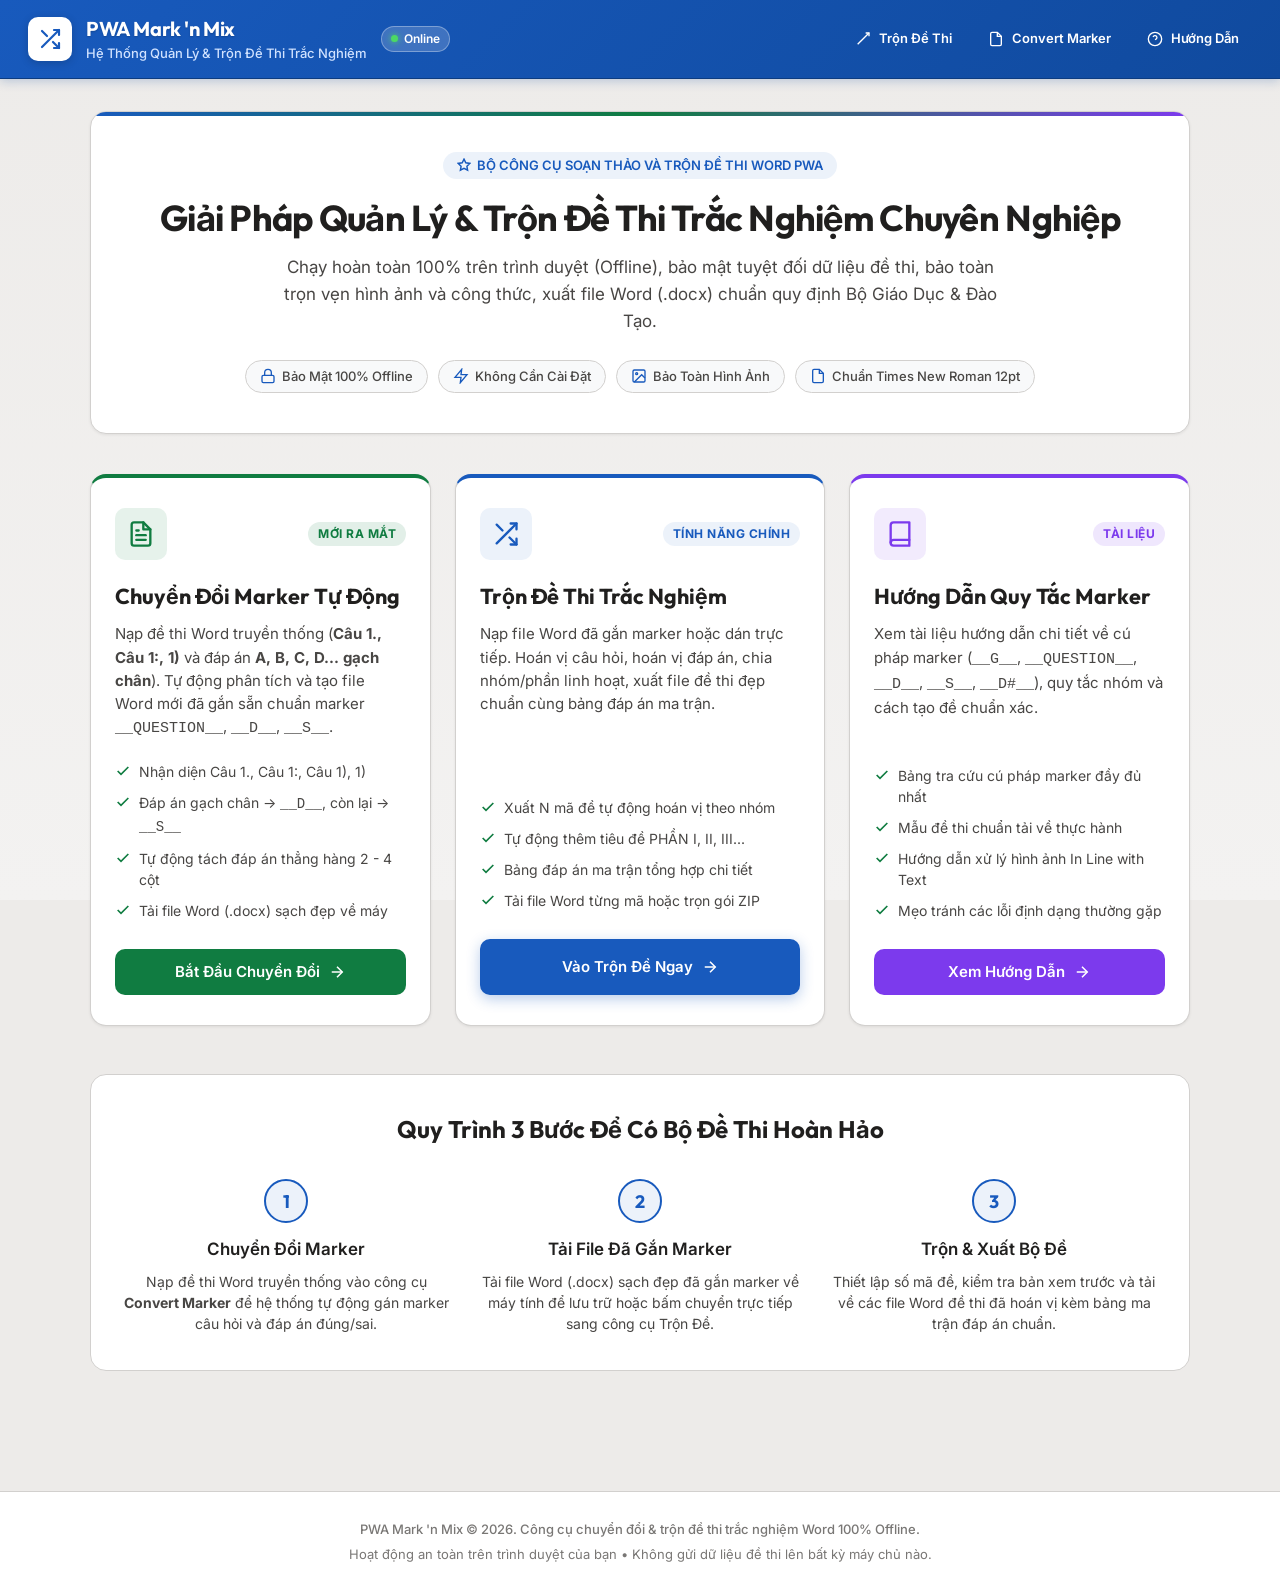
<file: index.html>
<!DOCTYPE html>
<html lang="vi" data-theme="light">
<head>
  <meta charset="UTF-8">
  <meta name="viewport" content="width=device-width, initial-scale=1.0, viewport-fit=cover">
  <title>PWA Mark 'n Mix - Hệ Thống Quản Lý &amp; Trộn Đề Thi Trắc Nghiệm</title>
  <meta name="description" content="Nền tảng chuyển đổi và trộn đề thi trắc nghiệm Word (.docx) chuyên nghiệp, 100% Offline, bảo mật dữ liệu, chuẩn phông chữ Times New Roman và bố cục Bộ GD&ĐT.">
  <meta name="theme-color" content="#185abd">
  <meta name="mobile-web-app-capable" content="yes">
  <meta name="apple-mobile-web-app-capable" content="yes">
  <meta name="apple-mobile-web-app-status-bar-style" content="black-translucent">
  <meta name="apple-mobile-web-app-title" content="PWA Mark 'n Mix">

  <link rel="manifest" href="./manifest.webmanifest">
  <link rel="icon" type="image/png" sizes="192x192" href="./icons/icon-192.png">
  <link rel="apple-touch-icon" href="./icons/icon-192.png">

  <!-- Google Fonts: Inter & Outfit -->
  <link rel="preconnect" href="https://fonts.googleapis.com">
  <link rel="preconnect" href="https://fonts.gstatic.com" crossorigin>
  <link href="https://fonts.googleapis.com/css2?family=Inter:wght@400;500;600;700&family=Outfit:wght@600;700;800&display=swap" rel="stylesheet">

  <link rel="stylesheet" href="./css/style.css">
</head>
<body>
  <div class="app-layout">
    <!-- Header ứng dụng -->
    <header class="app-header">
      <div class="header-brand">
        <div class="brand-logo" aria-hidden="true">
          <svg width="24" height="24" viewBox="0 0 24 24" fill="none" stroke="currentColor" stroke-width="2.2" stroke-linecap="round" stroke-linejoin="round">
            <polyline points="16 3 21 3 21 8"></polyline>
            <line x1="4" y1="20" x2="21" y2="3"></line>
            <polyline points="21 16 21 21 16 21"></polyline>
            <line x1="15" y1="15" x2="21" y2="21"></line>
            <line x1="4" y1="4" x2="9" y2="9"></line>
          </svg>
        </div>
        <div class="brand-info">
          <h1 class="brand-title">PWA Mark 'n Mix</h1>
          <p class="brand-subtitle">Hệ Thống Quản Lý &amp; Trộn Đề Thi Trắc Nghiệm</p>
        </div>
        <div id="netStatus" class="net-status-pill online" title="Trạng thái kết nối">
          <span class="status-dot"></span>
          <span class="status-text">Online</span>
        </div>
      </div>

      <div class="header-actions">
        <!-- Nút Đến trang Trộn đề -->
        <a href="./mix.html" class="btn btn-ghost btn-sm" aria-label="Trộn đề" title="Mở công cụ Trộn đề thi">
          <svg width="16" height="16" viewBox="0 0 24 24" fill="none" stroke="currentColor" stroke-width="2">
            <polyline points="16 3 21 3 21 8"></polyline>
            <line x1="4" y1="20" x2="21" y2="3"></line>
          </svg>
          <span class="btn-label">Trộn Đề Thi</span>
        </a>

        <!-- Nút Đến trang Convert Marker -->
        <a href="./convert.html" class="btn btn-ghost btn-sm" aria-label="Convert Marker" title="Chuyển đổi đề thi truyền thống sang chuẩn Marker">
          <svg width="16" height="16" viewBox="0 0 24 24" fill="none" stroke="currentColor" stroke-width="2">
            <path d="M14 2H6a2 2 0 0 0-2 2v16a2 2 0 0 0 2 2h12a2 2 0 0 0 2-2V8z"></path>
            <polyline points="14 2 14 8 20 8"></polyline>
          </svg>
          <span class="btn-label">Convert Marker</span>
        </a>

        <!-- Nút Hướng dẫn -->
        <a href="./huong-dan-marker.html" target="_blank" class="btn btn-ghost btn-sm" aria-label="Hướng dẫn sử dụng marker" title="Xem hướng dẫn chi tiết quy tắc đánh marker">
          <svg width="16" height="16" viewBox="0 0 24 24" fill="none" stroke="currentColor" stroke-width="2">
            <circle cx="12" cy="12" r="10"></circle>
            <path d="M9.09 9a3 3 0 0 1 5.83 1c0 2-3 3-3 3"></path>
            <line x1="12" y1="17" x2="12.01" y2="17"></line>
          </svg>
          <span class="btn-label">Hướng Dẫn</span>
        </a>

        <!-- Nút Cài đặt PWA -->
        <button id="btnInstall" class="btn btn-primary btn-sm hidden" aria-label="Cài đặt ứng dụng">
          <svg width="16" height="16" viewBox="0 0 24 24" fill="none" stroke="currentColor" stroke-width="2" stroke-linecap="round" stroke-linejoin="round">
            <path d="M21 15v4a2 2 0 0 1-2 2H5a2 2 0 0 1-2-2v-4"/>
            <polyline points="7 10 12 15 17 10"/>
            <line x1="12" y1="15" x2="12" y2="3"/>
          </svg>
          <span>Cài đặt</span>
        </button>
      </div>
    </header>

    <!-- Nội dung chính -->
    <main class="hub-main">

      <!-- HERO SECTION -->
      <section class="hub-hero">
        <div class="hub-hero-badge">
          <svg width="14" height="14" viewBox="0 0 24 24" fill="none" stroke="currentColor" stroke-width="2.5">
            <polygon points="12 2 15.09 8.26 22 9.27 17 14.14 18.18 21.02 12 17.77 5.82 21.02 7 14.14 2 9.27 8.91 8.26 12 2"></polygon>
          </svg>
          <span>BỘ CÔNG CỤ SOẠN THẢO VÀ TRỘN ĐỀ THI WORD PWA</span>
        </div>
        <h2 class="hub-hero-title">
          Giải Pháp Quản Lý &amp; Trộn Đề Thi Trắc Nghiệm Chuyên Nghiệp
        </h2>
        <p class="hub-hero-desc">
          Chạy hoàn toàn 100% trên trình duyệt (Offline), bảo mật tuyệt đối dữ liệu đề thi, bảo toàn trọn vẹn hình ảnh và công thức, xuất file Word (.docx) chuẩn quy định Bộ Giáo Dục &amp; Đào Tạo.
        </p>
        <div class="hub-pills-row">
          <span class="hub-feature-pill">
            <svg width="16" height="16" viewBox="0 0 24 24" fill="none" stroke="currentColor" stroke-width="2"><rect x="3" y="11" width="18" height="11" rx="2" ry="2"></rect><path d="M7 11V7a5 5 0 0 1 10 0v4"></path></svg>
            Bảo Mật 100% Offline
          </span>
          <span class="hub-feature-pill">
            <svg width="16" height="16" viewBox="0 0 24 24" fill="none" stroke="currentColor" stroke-width="2"><polygon points="13 2 3 14 12 14 11 22 21 10 12 10 13 2"></polygon></svg>
            Không Cần Cài Đặt
          </span>
          <span class="hub-feature-pill">
            <svg width="16" height="16" viewBox="0 0 24 24" fill="none" stroke="currentColor" stroke-width="2"><rect x="3" y="3" width="18" height="18" rx="2" ry="2"></rect><circle cx="8.5" cy="8.5" r="1.5"></circle><polyline points="21 15 16 10 5 21"></polyline></svg>
            Bảo Toàn Hình Ảnh
          </span>
          <span class="hub-feature-pill">
            <svg width="16" height="16" viewBox="0 0 24 24" fill="none" stroke="currentColor" stroke-width="2"><path d="M14 2H6a2 2 0 0 0-2 2v16a2 2 0 0 0 2 2h12a2 2 0 0 0 2-2V8z"></path><polyline points="14 2 14 8 20 8"></polyline></svg>
            Chuẩn Times New Roman 12pt
          </span>
        </div>
      </section>

      <!-- 3 FEATURE ACTION CARDS -->
      <section class="hub-cards-grid">

        <!-- CARD 1: CONVERT MARKER -->
        <article class="hub-card card-convert">
          <div class="hub-card-header">
            <div class="hub-card-icon-wrap">
              <svg width="28" height="28" viewBox="0 0 24 24" fill="none" stroke="currentColor" stroke-width="2" stroke-linecap="round" stroke-linejoin="round">
                <path d="M14 2H6a2 2 0 0 0-2 2v16a2 2 0 0 0 2 2h12a2 2 0 0 0 2-2V8z"></path>
                <polyline points="14 2 14 8 20 8"></polyline>
                <line x1="16" y1="13" x2="8" y2="13"></line>
                <line x1="16" y1="17" x2="8" y2="17"></line>
                <polyline points="10 9 9 9 8 9"></polyline>
              </svg>
            </div>
            <span class="hub-card-badge">Mới Ra Mắt</span>
          </div>

          <h3 class="hub-card-title">Chuyển Đổi Marker Tự Động</h3>
          <p class="hub-card-desc">
            Nạp đề thi Word truyền thống (<strong>Câu 1., Câu 1:, 1)</strong> và đáp án <strong>A, B, C, D... gạch chân</strong>). Tự động phân tích và tạo file Word mới đã gắn sẵn chuẩn marker <code>__QUESTION__</code>, <code>__D__</code>, <code>__S__</code>.
          </p>

          <ul class="hub-card-checklist">
            <li>
              <svg width="16" height="16" viewBox="0 0 24 24" fill="none" stroke="currentColor" stroke-width="2.5"><polyline points="20 6 9 17 4 12"></polyline></svg>
              <span>Nhận diện Câu 1., Câu 1:, Câu 1), 1)</span>
            </li>
            <li>
              <svg width="16" height="16" viewBox="0 0 24 24" fill="none" stroke="currentColor" stroke-width="2.5"><polyline points="20 6 9 17 4 12"></polyline></svg>
              <span>Đáp án gạch chân &rarr; <code>__D__</code>, còn lại &rarr; <code>__S__</code></span>
            </li>
            <li>
              <svg width="16" height="16" viewBox="0 0 24 24" fill="none" stroke="currentColor" stroke-width="2.5"><polyline points="20 6 9 17 4 12"></polyline></svg>
              <span>Tự động tách đáp án thẳng hàng 2 - 4 cột</span>
            </li>
            <li>
              <svg width="16" height="16" viewBox="0 0 24 24" fill="none" stroke="currentColor" stroke-width="2.5"><polyline points="20 6 9 17 4 12"></polyline></svg>
              <span>Tải file Word (.docx) sạch đẹp về máy</span>
            </li>
          </ul>

          <a href="./convert.html" class="hub-cta-btn btn-convert">
            <span>Bắt Đầu Chuyển Đổi</span>
            <svg width="18" height="18" viewBox="0 0 24 24" fill="none" stroke="currentColor" stroke-width="2"><line x1="5" y1="12" x2="19" y2="12"></line><polyline points="12 5 19 12 12 19"></polyline></svg>
          </a>
        </article>

        <!-- CARD 2: MIX EXAM -->
        <article class="hub-card card-featured">
          <div class="hub-card-header">
            <div class="hub-card-icon-wrap">
              <svg width="28" height="28" viewBox="0 0 24 24" fill="none" stroke="currentColor" stroke-width="2" stroke-linecap="round" stroke-linejoin="round">
                <polyline points="16 3 21 3 21 8"></polyline>
                <line x1="4" y1="20" x2="21" y2="3"></line>
                <polyline points="21 16 21 21 16 21"></polyline>
                <line x1="15" y1="15" x2="21" y2="21"></line>
                <line x1="4" y1="4" x2="9" y2="9"></line>
              </svg>
            </div>
            <span class="hub-card-badge">Tính Năng Chính</span>
          </div>

          <h3 class="hub-card-title">Trộn Đề Thi Trắc Nghiệm</h3>
          <p class="hub-card-desc">
            Nạp file Word đã gắn marker hoặc dán trực tiếp. Hoán vị câu hỏi, hoán vị đáp án, chia nhóm/phần linh hoạt, xuất file đề thi đẹp chuẩn cùng bảng đáp án ma trận.
          </p>

          <ul class="hub-card-checklist">
            <li>
              <svg width="16" height="16" viewBox="0 0 24 24" fill="none" stroke="currentColor" stroke-width="2.5"><polyline points="20 6 9 17 4 12"></polyline></svg>
              <span>Xuất N mã đề tự động hoán vị theo nhóm</span>
            </li>
            <li>
              <svg width="16" height="16" viewBox="0 0 24 24" fill="none" stroke="currentColor" stroke-width="2.5"><polyline points="20 6 9 17 4 12"></polyline></svg>
              <span>Tự động thêm tiêu đề PHẦN I, II, III...</span>
            </li>
            <li>
              <svg width="16" height="16" viewBox="0 0 24 24" fill="none" stroke="currentColor" stroke-width="2.5"><polyline points="20 6 9 17 4 12"></polyline></svg>
              <span>Bảng đáp án ma trận tổng hợp chi tiết</span>
            </li>
            <li>
              <svg width="16" height="16" viewBox="0 0 24 24" fill="none" stroke="currentColor" stroke-width="2.5"><polyline points="20 6 9 17 4 12"></polyline></svg>
              <span>Tải file Word từng mã hoặc trọn gói ZIP</span>
            </li>
          </ul>

          <a href="./mix.html" class="hub-cta-btn btn-mix">
            <span>Vào Trộn Đề Ngay</span>
            <svg width="18" height="18" viewBox="0 0 24 24" fill="none" stroke="currentColor" stroke-width="2"><line x1="5" y1="12" x2="19" y2="12"></line><polyline points="12 5 19 12 12 19"></polyline></svg>
          </a>
        </article>

        <!-- CARD 3: GUIDE -->
        <article class="hub-card card-guide">
          <div class="hub-card-header">
            <div class="hub-card-icon-wrap">
              <svg width="28" height="28" viewBox="0 0 24 24" fill="none" stroke="currentColor" stroke-width="2" stroke-linecap="round" stroke-linejoin="round">
                <path d="M4 19.5A2.5 2.5 0 0 1 6.5 17H20"></path>
                <path d="M6.5 2H20v20H6.5A2.5 2.5 0 0 1 4 19.5v-15A2.5 2.5 0 0 1 6.5 2z"></path>
              </svg>
            </div>
            <span class="hub-card-badge">Tài Liệu</span>
          </div>

          <h3 class="hub-card-title">Hướng Dẫn Quy Tắc Marker</h3>
          <p class="hub-card-desc">
            Xem tài liệu hướng dẫn chi tiết về cú pháp marker (<code>__G__</code>, <code>__QUESTION__</code>, <code>__D__</code>, <code>__S__</code>, <code>__D#__</code>), quy tắc nhóm và cách tạo đề chuẩn xác.
          </p>

          <ul class="hub-card-checklist">
            <li>
              <svg width="16" height="16" viewBox="0 0 24 24" fill="none" stroke="currentColor" stroke-width="2.5"><polyline points="20 6 9 17 4 12"></polyline></svg>
              <span>Bảng tra cứu cú pháp marker đầy đủ nhất</span>
            </li>
            <li>
              <svg width="16" height="16" viewBox="0 0 24 24" fill="none" stroke="currentColor" stroke-width="2.5"><polyline points="20 6 9 17 4 12"></polyline></svg>
              <span>Mẫu đề thi chuẩn tải về thực hành</span>
            </li>
            <li>
              <svg width="16" height="16" viewBox="0 0 24 24" fill="none" stroke="currentColor" stroke-width="2.5"><polyline points="20 6 9 17 4 12"></polyline></svg>
              <span>Hướng dẫn xử lý hình ảnh In Line with Text</span>
            </li>
            <li>
              <svg width="16" height="16" viewBox="0 0 24 24" fill="none" stroke="currentColor" stroke-width="2.5"><polyline points="20 6 9 17 4 12"></polyline></svg>
              <span>Mẹo tránh các lỗi định dạng thường gặp</span>
            </li>
          </ul>

          <a href="./huong-dan-marker.html" target="_blank" class="hub-cta-btn btn-guide">
            <span>Xem Hướng Dẫn</span>
            <svg width="18" height="18" viewBox="0 0 24 24" fill="none" stroke="currentColor" stroke-width="2"><line x1="5" y1="12" x2="19" y2="12"></line><polyline points="12 5 19 12 12 19"></polyline></svg>
          </a>
        </article>

      </section>

      <!-- WORKFLOW 3 BƯỚC -->
      <section class="hub-workflow-section">
        <h3 class="hub-workflow-title">Quy Trình 3 Bước Để Có Bộ Đề Thi Hoàn Hảo</h3>

        <div class="hub-steps-grid">
          <div class="hub-step-item">
            <div class="hub-step-num">1</div>
            <h4 class="hub-step-name">Chuyển Đổi Marker</h4>
            <p class="hub-step-text">Nạp đề thi Word truyền thống vào công cụ <strong>Convert Marker</strong> để hệ thống tự động gán marker câu hỏi và đáp án đúng/sai.</p>
          </div>

          <div class="hub-step-item">
            <div class="hub-step-num">2</div>
            <h4 class="hub-step-name">Tải File Đã Gắn Marker</h4>
            <p class="hub-step-text">Tải file Word (.docx) sạch đẹp đã gắn marker về máy tính để lưu trữ hoặc bấm chuyển trực tiếp sang công cụ Trộn Đề.</p>
          </div>

          <div class="hub-step-item">
            <div class="hub-step-num">3</div>
            <h4 class="hub-step-name">Trộn &amp; Xuất Bộ Đề</h4>
            <p class="hub-step-text">Thiết lập số mã đề, kiểm tra bản xem trước và tải về các file Word đề thi đã hoán vị kèm bảng ma trận đáp án chuẩn.</p>
          </div>
        </div>
      </section>

    </main>

    <!-- FOOTER -->
    <footer style="text-align: center; padding: 28px 20px; color: var(--text-muted); font-size: 0.8125rem; border-top: 1px solid var(--border-medium); background: var(--bg-surface);">
      <p style="margin-bottom: 6px; font-weight: 500;">PWA Mark 'n Mix &copy; 2026. Công cụ chuyển đổi &amp; trộn đề thi trắc nghiệm Word 100% Offline.</p>
      <p>Hoạt động an toàn trên trình duyệt của bạn &bull; Không gửi dữ liệu đề thi lên bất kỳ máy chủ nào.</p>
    </footer>
  </div>

  <script>
    // Theme & PWA Status Initialization
    document.addEventListener('DOMContentLoaded', () => {
      document.documentElement.setAttribute('data-theme', 'light');

      // Network Status
      const netStatus = document.getElementById('netStatus');
      function updateNet() {
        if (!netStatus) return;
        const isOnline = navigator.onLine;
        netStatus.className = `net-status-pill ${isOnline ? 'online' : 'offline'}`;
        const dot = netStatus.querySelector('.status-dot');
        const txt = netStatus.querySelector('.status-text');
        if (dot) dot.className = `status-dot ${isOnline ? '' : 'offline'}`;
        if (txt) txt.textContent = isOnline ? 'Online' : 'Offline';
      }
      window.addEventListener('online', updateNet);
      window.addEventListener('offline', updateNet);
      updateNet();

      // PWA Service Worker Registration
      if ('serviceWorker' in navigator) {
        navigator.serviceWorker.register('./sw.js').catch(err => {
          console.warn('SW register fail:', err);
        });
      }

      // PWA Install Prompt
      let deferredPrompt = null;
      const btnInstall = document.getElementById('btnInstall');
      window.addEventListener('beforeinstallprompt', (e) => {
        e.preventDefault();
        deferredPrompt = e;
        if (btnInstall) btnInstall.classList.remove('hidden');
      });
      if (btnInstall) {
        btnInstall.addEventListener('click', async () => {
          if (!deferredPrompt) return;
          deferredPrompt.prompt();
          const { outcome } = await deferredPrompt.userChoice;
          if (outcome === 'accepted') {
            btnInstall.classList.add('hidden');
          }
          deferredPrompt = null;
        });
      }
    });
  </script>
</body>
</html>
</file>
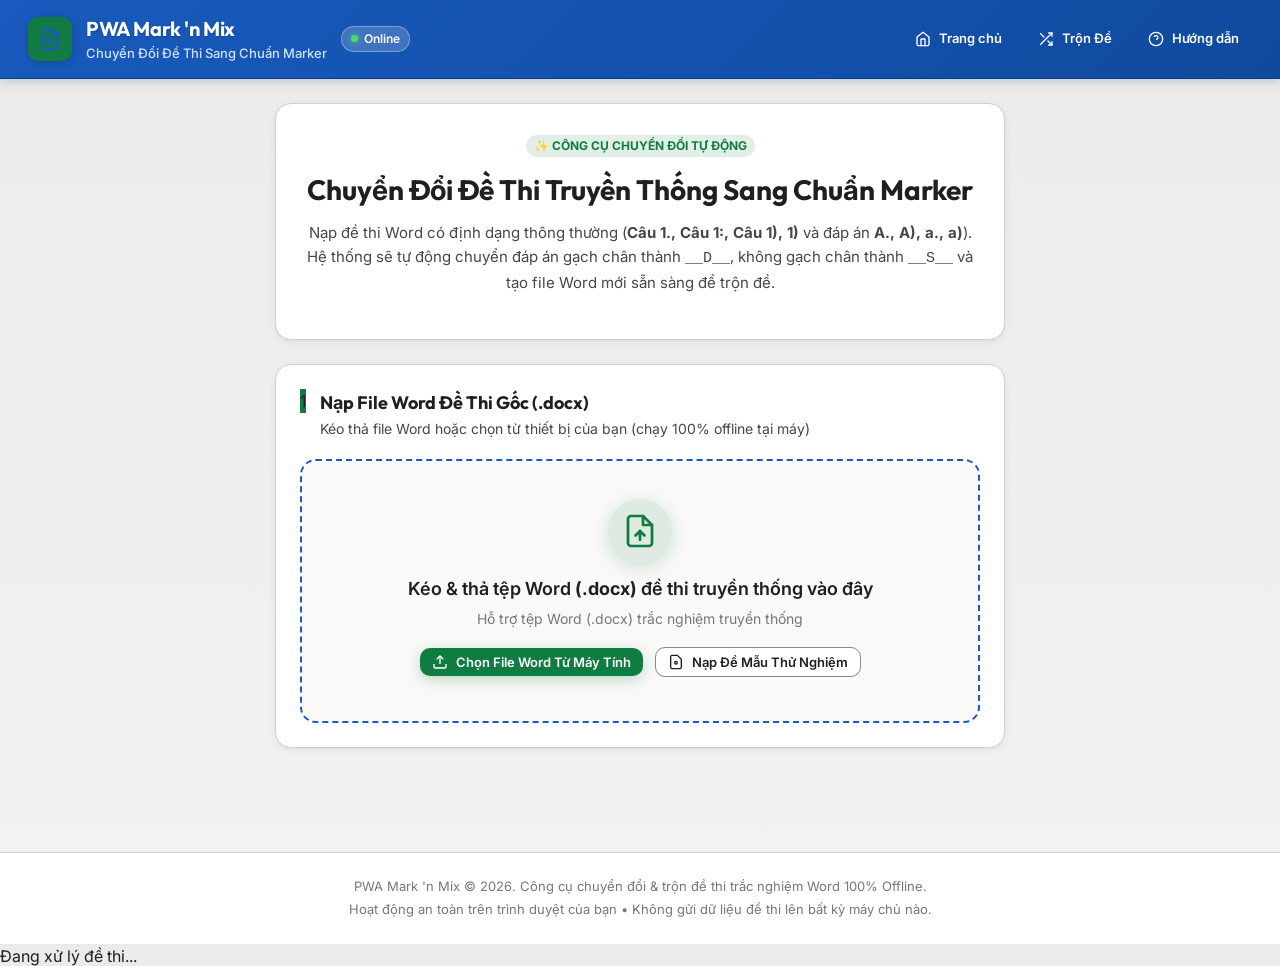
<file: convert.html>
<!DOCTYPE html>
<html lang="vi" data-theme="light">
<head>
  <meta charset="UTF-8">
  <meta name="viewport" content="width=device-width, initial-scale=1.0, viewport-fit=cover">
  <title>Chuyển Đổi Marker Tự Động - PWA Mark 'n Mix</title>
  <meta name="description" content="Công cụ chuyển đổi tự động đề thi Word truyền thống (Câu 1, 2... A, B, C, D... gạch chân đáp án) sang chuẩn marker __QUESTION__, __D__, __S__ và xuất file Word mới.">
  <meta name="theme-color" content="#185abd">
  <meta name="mobile-web-app-capable" content="yes">
  <meta name="apple-mobile-web-app-capable" content="yes">
  <meta name="apple-mobile-web-app-status-bar-style" content="black-translucent">
  <meta name="apple-mobile-web-app-title" content="Convert Marker">

  <link rel="manifest" href="./manifest.webmanifest">
  <link rel="icon" type="image/png" sizes="192x192" href="./icons/icon-192.png">
  <link rel="apple-touch-icon" href="./icons/icon-192.png">

  <!-- Google Fonts: Inter & Outfit -->
  <link rel="preconnect" href="https://fonts.googleapis.com">
  <link rel="preconnect" href="https://fonts.gstatic.com" crossorigin>
  <link href="https://fonts.googleapis.com/css2?family=Inter:wght@400;500;600;700&family=Outfit:wght@600;700;800&display=swap" rel="stylesheet">

  <link rel="stylesheet" href="./css/style.css">

  <!-- Thư viện nội bộ đọc & ghi Word DOCX -->
  <script src="./libs/jszip.min.js"></script>
  <script src="./libs/docx.umd.js"></script>
</head>
<body>
  <div class="app-layout">
    <!-- Header ứng dụng -->
    <header class="app-header">
      <div class="header-brand">
        <div class="brand-logo" aria-hidden="true" style="background: #107c41;">
          <svg width="24" height="24" viewBox="0 0 24 24" fill="none" stroke="currentColor" stroke-width="2.2" stroke-linecap="round" stroke-linejoin="round">
            <path d="M14 2H6a2 2 0 0 0-2 2v16a2 2 0 0 0 2 2h12a2 2 0 0 0 2-2V8z"></path>
            <polyline points="14 2 14 8 20 8"></polyline>
            <line x1="16" y1="13" x2="8" y2="13"></line>
            <line x1="16" y1="17" x2="8" y2="17"></line>
            <polyline points="10 9 9 9 8 9"></polyline>
          </svg>
        </div>
        <div class="brand-info">
          <h1 class="brand-title">PWA Mark 'n Mix</h1>
          <p class="brand-subtitle">Chuyển Đổi Đề Thi Sang Chuẩn Marker</p>
        </div>
        <div id="netStatus" class="net-status-pill online" title="Trạng thái kết nối">
          <span class="status-dot"></span>
          <span class="status-text">Online</span>
        </div>
      </div>

      <div class="header-actions">
        <!-- Nút Về Trang chủ -->
        <a href="./index.html" class="btn btn-ghost btn-sm" aria-label="Trang chủ" title="Quay về Bảng điều khiển Trang chủ">
          <svg width="16" height="16" viewBox="0 0 24 24" fill="none" stroke="currentColor" stroke-width="2" stroke-linecap="round" stroke-linejoin="round">
            <path d="M3 9l9-7 9 7v11a2 2 0 0 1-2 2H5a2 2 0 0 1-2-2z"></path>
            <polyline points="9 22 9 12 15 12 15 22"></polyline>
          </svg>
          <span class="btn-label">Trang chủ</span>
        </a>

        <!-- Nút Sang trang Trộn đề -->
        <a href="./mix.html" class="btn btn-ghost btn-sm" aria-label="Trộn đề" title="Đến công cụ Trộn đề thi">
          <svg width="16" height="16" viewBox="0 0 24 24" fill="none" stroke="currentColor" stroke-width="2" stroke-linecap="round" stroke-linejoin="round">
            <polyline points="16 3 21 3 21 8"></polyline>
            <line x1="4" y1="20" x2="21" y2="3"></line>
            <polyline points="21 16 21 21 16 21"></polyline>
            <line x1="15" y1="15" x2="21" y2="21"></line>
            <line x1="4" y1="4" x2="9" y2="9"></line>
          </svg>
          <span class="btn-label">Trộn Đề</span>
        </a>

        <!-- Nút Mở trang Hướng dẫn -->
        <a href="./huong-dan-marker.html" target="_blank" class="btn btn-ghost btn-sm" aria-label="Hướng dẫn sử dụng marker" title="Xem hướng dẫn chi tiết quy tắc đánh marker">
          <svg width="16" height="16" viewBox="0 0 24 24" fill="none" stroke="currentColor" stroke-width="2">
            <circle cx="12" cy="12" r="10"></circle>
            <path d="M9.09 9a3 3 0 0 1 5.83 1c0 2-3 3-3 3"></path>
            <line x1="12" y1="17" x2="12.01" y2="17"></line>
          </svg>
          <span class="btn-label">Hướng dẫn</span>
        </a>
      </div>
    </header>

    <!-- Nội dung chính -->
    <main class="convert-container">

      <!-- Banner Giới thiệu tính năng -->
      <section class="section-card" style="margin-bottom: 24px; text-align: center; padding: 28px 24px;">
        <span class="badge" style="background: rgba(16, 124, 65, 0.12); color: #107c41; font-weight: 700; margin-bottom: 12px; display: inline-block;">
          ✨ CÔNG CỤ CHUYỂN ĐỔI TỰ ĐỘNG
        </span>
        <h2 style="font-family: var(--font-heading); font-size: 1.75rem; color: var(--text-primary); margin-bottom: 10px;">
          Chuyển Đổi Đề Thi Truyền Thống Sang Chuẩn Marker
        </h2>
        <p style="color: var(--text-secondary); max-width: 680px; margin: 0 auto 16px; font-size: 0.9375rem; line-height: 1.6;">
          Nạp đề thi Word có định dạng thông thường (<strong>Câu 1., Câu 1:, Câu 1), 1)</strong> và đáp án <strong>A., A), a., a)</strong>). Hệ thống sẽ tự động chuyển đáp án gạch chân thành <code>__D__</code>, không gạch chân thành <code>__S__</code> và tạo file Word mới sẵn sàng để trộn đề.
        </p>
      </section>

      <!-- KHU VỰC NẠP FILE WORD TRUYỀN THỐNG -->
      <section class="section-card upload-section" aria-labelledby="uploadHeading" style="margin-bottom: 24px;">
        <div class="section-header">
          <div class="section-title-group">
            <div class="step-indicator" style="background: #107c41;">1</div>
            <div>
              <h2 id="uploadHeading" class="section-title">Nạp File Word Đề Thi Gốc (.docx)</h2>
              <p class="section-desc">Kéo thả file Word hoặc chọn từ thiết bị của bạn (chạy 100% offline tại máy)</p>
            </div>
          </div>
        </div>

        <div class="dropzone-container">
          <div id="dropzoneConvert" class="dropzone" tabindex="0" role="button" aria-label="Kéo thả file Word đề thi vào đây hoặc bấm để chọn file">
            <input id="fileInputConvert" type="file" accept=".docx,application/vnd.openxmlformats-officedocument.wordprocessingml.document" class="file-input-hidden" aria-label="Chọn file docx" style="display: none;" hidden>
            <div class="dropzone-content">
              <div class="dropzone-icon-circle" style="background: rgba(16, 124, 65, 0.12); color: #107c41; box-shadow: 0 4px 18px rgba(16, 124, 65, 0.2);">
                <svg width="36" height="36" viewBox="0 0 24 24" fill="none" stroke="currentColor" stroke-width="1.8" stroke-linecap="round" stroke-linejoin="round">
                  <path d="M14 2H6a2 2 0 0 0-2 2v16a2 2 0 0 0 2 2h12a2 2 0 0 0 2-2V8z"></path>
                  <polyline points="14 2 14 8 20 8"></polyline>
                  <polyline points="12 18 12 12 9 15"></polyline>
                  <polyline points="12 12 15 15"></polyline>
                </svg>
              </div>
              <div class="dropzone-text">
                <p class="dropzone-primary-text" style="font-size: 1.125rem; font-weight: 600; color: var(--text-primary); margin: 0;">
                  Kéo &amp; thả tệp Word <strong>(.docx)</strong> đề thi truyền thống vào đây
                </p>
                <p class="dropzone-secondary-text" style="font-size: 0.875rem; color: var(--text-muted); margin: 6px 0 0 0;">
                  Hỗ trợ tệp Word (.docx) trắc nghiệm truyền thống
                </p>
              </div>
              <div class="dropzone-actions" style="display: flex; gap: 12px; align-items: center; justify-content: center; flex-wrap: wrap; margin-top: 6px;">
                <button id="btnSelectFile" type="button" class="btn btn-primary btn-sm" style="background: #107c41; border-color: #107c41; color: #fff; box-shadow: 0 4px 14px rgba(16, 124, 65, 0.25);">
                  <svg width="16" height="16" viewBox="0 0 24 24" fill="none" stroke="currentColor" stroke-width="2">
                    <path d="M21 15v4a2 2 0 0 1-2 2H5a2 2 0 0 1-2-2v-4"></path>
                    <polyline points="17 8 12 3 7 8"></polyline>
                    <line x1="12" y1="3" x2="12" y2="15"></line>
                  </svg>
                  <span>Chọn File Word Từ Máy Tính</span>
                </button>
                <button id="btnLoadSampleTrad" type="button" class="btn btn-secondary btn-sm" title="Dùng thử dữ liệu mẫu truyền thống có sẵn">
                  <svg width="16" height="16" viewBox="0 0 24 24" fill="none" stroke="currentColor" stroke-width="2">
                    <path d="M14 2H6a2 2 0 0 0-2 2v16a2 2 0 0 0 2 2h12a2 2 0 0 0 2-2V8z"></path>
                    <circle cx="12" cy="13" r="2"></circle>
                  </svg>
                  <span>Nạp Đề Mẫu Thử Nghiệm</span>
                </button>
              </div>
            </div>
          </div>
        </div>
      </section>

      <!-- KHU VỰC KẾT QUẢ CHUYỂN ĐỔI (ẨN KHI CHƯA NẠP FILE) -->
      <div id="resultSection" class="hidden">

        <!-- Thanh thông tin file & Nút tải chính -->
        <div class="section-card" style="margin-bottom: 24px; padding: 20px 24px;">
          <div style="display: flex; align-items: center; justify-content: space-between; flex-wrap: wrap; gap: 16px;">
            <div style="display: flex; align-items: center; gap: 12px;">
              <div style="width: 40px; height: 40px; border-radius: 8px; background: rgba(16, 124, 65, 0.1); color: #107c41; display: flex; align-items: center; justify-content: center;">
                <svg width="22" height="22" viewBox="0 0 24 24" fill="none" stroke="currentColor" stroke-width="2">
                  <path d="M14 2H6a2 2 0 0 0-2 2v16a2 2 0 0 0 2 2h12a2 2 0 0 0 2-2V8z"></path>
                  <polyline points="14 2 14 8 20 8"></polyline>
                </svg>
              </div>
              <div>
                <div style="font-size: 0.8125rem; color: var(--text-muted); font-weight: 500;">Tệp nguồn đã phân tích:</div>
                <div id="sourceFileName" style="font-size: 1.0625rem; font-weight: 700; color: var(--text-primary);">de_thi.docx</div>
              </div>
            </div>

            <div style="display: flex; gap: 10px; flex-wrap: wrap;">
              <!-- Nút chính: Tải File Word Đã Gắn Marker -->
              <button id="btnDownloadConvertedDocx" class="btn btn-primary" type="button" style="background: #107c41; border-color: #107c41;">
                <svg width="18" height="18" viewBox="0 0 24 24" fill="none" stroke="currentColor" stroke-width="2">
                  <path d="M21 15v4a2 2 0 0 1-2 2H5a2 2 0 0 1-2-2v-4"/>
                  <polyline points="7 10 12 15 17 10"/>
                  <line x1="12" y1="15" x2="12" y2="3"/>
                </svg>
                <span>Tải File Word Đã Gắn Marker (.docx)</span>
              </button>

              <!-- Nút chuyển sang trang Trộn đề -->
              <button id="btnOpenInMixer" class="btn btn-outline" type="button" title="Mở trực tiếp file vừa chuyển đổi sang trang Trộn Đề">
                <svg width="18" height="18" viewBox="0 0 24 24" fill="none" stroke="currentColor" stroke-width="2">
                  <polyline points="16 3 21 3 21 8"></polyline>
                  <line x1="4" y1="20" x2="21" y2="3"></line>
                </svg>
                <span>Chuyển Sang Trộn Đề &rarr;</span>
              </button>
            </div>
          </div>
        </div>

        <!-- 4 Khối thống kê kết quả -->
        <div class="convert-stats-grid">
          <div class="convert-stat-card stat-q">
            <div class="convert-stat-icon">
              <svg width="22" height="22" viewBox="0 0 24 24" fill="none" stroke="currentColor" stroke-width="2">
                <circle cx="12" cy="12" r="10"></circle>
                <path d="M9.09 9a3 3 0 0 1 5.83 1c0 2-3 3-3 3"></path>
                <line x1="12" y1="17" x2="12.01" y2="17"></line>
              </svg>
            </div>
            <div class="convert-stat-info">
              <span id="statQuestions" class="convert-stat-val">0</span>
              <span class="convert-stat-label">Tổng số câu hỏi</span>
            </div>
          </div>

          <div class="convert-stat-card stat-d">
            <div class="convert-stat-icon">
              <svg width="22" height="22" viewBox="0 0 24 24" fill="none" stroke="currentColor" stroke-width="2">
                <polyline points="20 6 9 17 4 12"></polyline>
              </svg>
            </div>
            <div class="convert-stat-info">
              <span id="statD" class="convert-stat-val">0</span>
              <span class="convert-stat-label">Đáp án đúng (__D__)</span>
            </div>
          </div>

          <div class="convert-stat-card stat-s">
            <div class="convert-stat-icon">
              <svg width="22" height="22" viewBox="0 0 24 24" fill="none" stroke="currentColor" stroke-width="2">
                <line x1="18" y1="6" x2="6" y2="18"></line>
                <line x1="6" y1="6" x2="18" y2="18"></line>
              </svg>
            </div>
            <div class="convert-stat-info">
              <span id="statS" class="convert-stat-val">0</span>
              <span class="convert-stat-label">Đáp án sai (__S__)</span>
            </div>
          </div>

          <div class="convert-stat-card stat-warn">
            <div class="convert-stat-icon">
              <svg width="22" height="22" viewBox="0 0 24 24" fill="none" stroke="currentColor" stroke-width="2">
                <path d="M10.29 3.86L1.82 18a2 2 0 0 0 1.71 3h16.94a2 2 0 0 0 1.71-3L13.71 3.86a2 2 0 0 0-3.42 0z"></path>
                <line x1="12" y1="9" x2="12" y2="13"></line>
                <line x1="12" y1="17" x2="12.01" y2="17"></line>
              </svg>
            </div>
            <div class="convert-stat-info">
              <span id="statWarningsCount" class="convert-stat-val">0</span>
              <span class="convert-stat-label">Vấn đề cần lưu ý</span>
            </div>
          </div>
        </div>

        <!-- Khung hiển thị cảnh báo nếu có -->
        <div id="warningContainer" class="hidden" style="margin-bottom: 24px;"></div>

        <!-- Khung xem trước bản chuyển đổi -->
        <section class="section-card" style="margin-bottom: 32px;">
          <div class="preview-tabs-bar">
            <div class="preview-tabs-group">
              <button id="btnTabVisual" class="tab-btn active" type="button">
                <svg width="16" height="16" viewBox="0 0 24 24" fill="none" stroke="currentColor" stroke-width="2">
                  <rect x="3" y="3" width="18" height="18" rx="2" ry="2"></rect>
                  <line x1="9" y1="3" x2="9" y2="21"></line>
                </svg>
                <span>Xem Trước Trực Quan</span>
              </button>
              <button id="btnTabCode" class="tab-btn" type="button">
                <svg width="16" height="16" viewBox="0 0 24 24" fill="none" stroke="currentColor" stroke-width="2">
                  <polyline points="16 18 22 12 16 6"></polyline>
                  <polyline points="8 6 2 12 8 18"></polyline>
                </svg>
                <span>Mã Marker Thuần</span>
              </button>
            </div>

            <button id="btnCopyMarkerText" class="btn btn-ghost btn-sm" type="button" title="Sao chép toàn bộ mã marker">
              <svg width="16" height="16" viewBox="0 0 24 24" fill="none" stroke="currentColor" stroke-width="2">
                <rect x="9" y="9" width="13" height="13" rx="2" ry="2"></rect>
                <path d="M5 15H4a2 2 0 0 1-2-2V4a2 2 0 0 1 2-2h9a2 2 0 0 1 2 2v1"></path>
              </svg>
              <span>Sao Chép Mã Marker</span>
            </button>
          </div>

          <!-- Tab 1: Bản xem trước kiểu trang Word -->
          <div id="visualPreviewContainer"></div>

          <!-- Tab 2: Textarea mã marker -->
          <div id="codePreviewContainer" class="hidden">
            <textarea id="rawMarkerTextarea" class="raw-textarea" readonly spellcheck="false" title="Mã Marker của đề thi"></textarea>
          </div>
        </section>

      </div>

    </main>

    <!-- FOOTER -->
    <footer style="text-align: center; padding: 24px 20px; color: var(--text-muted); font-size: 0.8125rem; border-top: 1px solid var(--border-medium); background: var(--bg-surface);">
      <p style="margin-bottom: 4px;">PWA Mark 'n Mix &copy; 2026. Công cụ chuyển đổi &amp; trộn đề thi trắc nghiệm Word 100% Offline.</p>
      <p>Hoạt động an toàn trên trình duyệt của bạn &bull; Không gửi dữ liệu đề thi lên bất kỳ máy chủ nào.</p>
    </footer>

    <!-- MODAL CẢNH BÁO HÌNH ẢNH KHÔNG PHẢI INLINE (FLOATING IMAGES) -->
    <div id="nonInlineModal" class="modal-backdrop" role="dialog" aria-modal="true" aria-labelledby="nonInlineModalTitle">
      <div class="modal-panel modal-panel-warning">
        <div class="modal-header">
          <div class="modal-title-group">
            <div class="modal-icon-badge warning" aria-hidden="true">
              <svg width="22" height="22" viewBox="0 0 24 24" fill="none" stroke="currentColor" stroke-width="2.2" stroke-linecap="round" stroke-linejoin="round">
                <path d="M10.29 3.86L1.82 18a2 2 0 0 0 1.71 3h16.94a2 2 0 0 0 1.71-3L13.71 3.86a2 2 0 0 0-3.42 0z"></path>
                <line x1="12" y1="9" x2="12" y2="13"></line>
                <line x1="12" y1="17" x2="12.01" y2="17"></line>
              </svg>
            </div>
            <div>
              <h3 id="nonInlineModalTitle" class="modal-title">Phát Hiện Hình Ảnh Chưa Đặt In Line with Text</h3>
              <p class="modal-subtitle">Chỉ định dạng <strong>In Line with Text</strong> mới đảm bảo bám đúng vào câu hỏi</p>
            </div>
          </div>
          <button id="btnCloseNonInlineModal" class="btn-icon modal-close-btn" aria-label="Đóng cảnh báo" title="Đóng cửa sổ (Esc)">
            <svg width="20" height="20" viewBox="0 0 24 24" fill="none" stroke="currentColor" stroke-width="2.5" stroke-linecap="round" stroke-linejoin="round">
              <line x1="18" y1="6" x2="6" y2="18"></line>
              <line x1="6" y1="6" x2="18" y2="18"></line>
            </svg>
          </button>
        </div>

        <div class="modal-body">
          <div class="alert-box alert-warning">
            <div class="alert-content">
              Phát hiện <strong id="nonInlineCount">0 hình ảnh</strong> trong file Word gốc đang ở dạng <strong>ảnh nổi (Square, Tight, Behind/In Front of Text...)</strong>.
              <br>Trong Word, bạn vui lòng bấm chuột phải vào ảnh &rarr; <strong>Wrap Text</strong> &rarr; Chọn <strong>In Line with Text</strong> để ảnh không bị trôi khi trộn đề.
            </div>
          </div>
          <div id="nonInlineList" class="non-inline-list"></div>
        </div>

        <div class="modal-footer">
          <button id="btnDismissNonInline" class="btn btn-primary" type="button">Đã Hiểu, Tiếp Tục</button>
        </div>
      </div>
    </div>

    <!-- MÀN HÌNH CHỜ XỬ LÝ (LOADING OVERLAY) -->
    <div id="loadingOverlay" class="loading-overlay" role="status" aria-live="assertive">
      <div class="loading-card">
        <div class="loading-spinner"></div>
        <p id="loadingMessage" class="loading-text">Đang xử lý đề thi...</p>
      </div>
    </div>

    <!-- Toast / Snackbar thông báo -->
    <div id="snackbar" class="snackbar" role="status" aria-live="polite"></div>
  </div>

  <!-- Script bó ứng dụng độc lập -->
  <script src="./js/convert.bundle.js"></script>
</body>
</html>
</file>
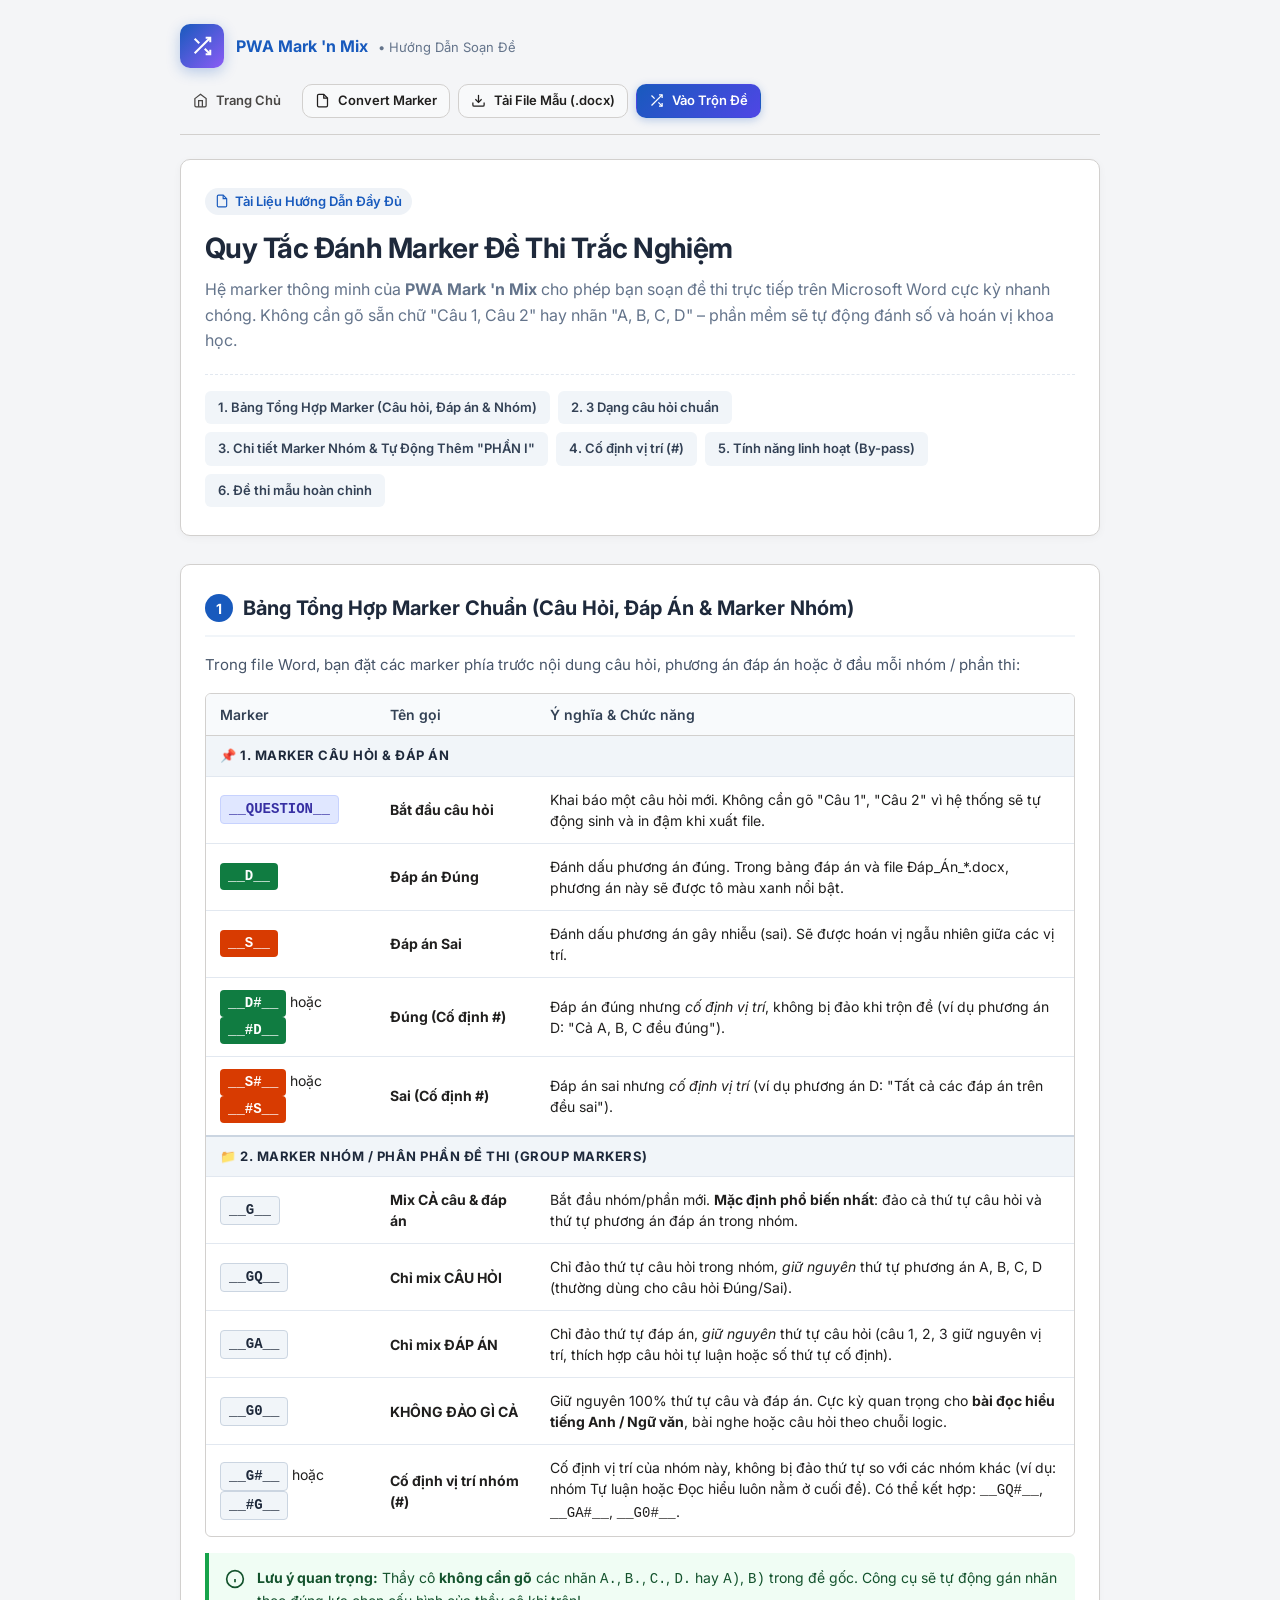
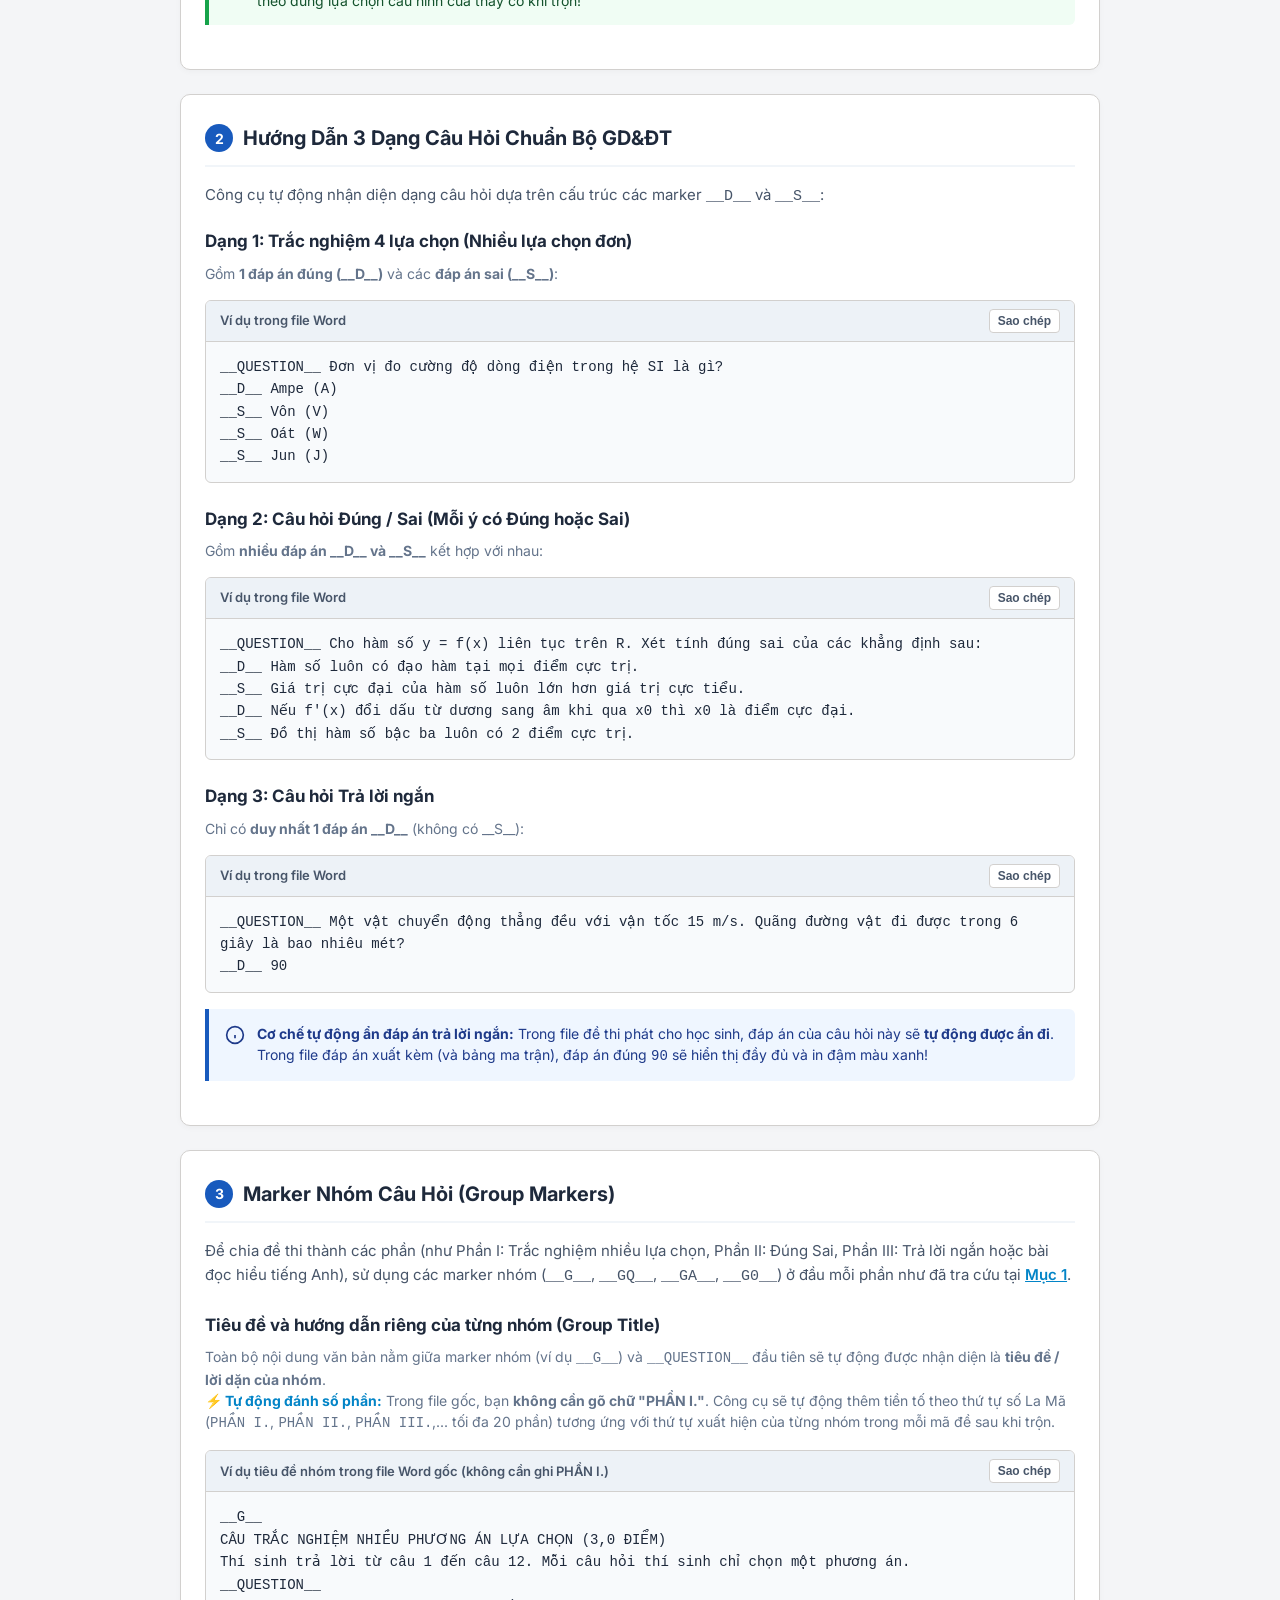
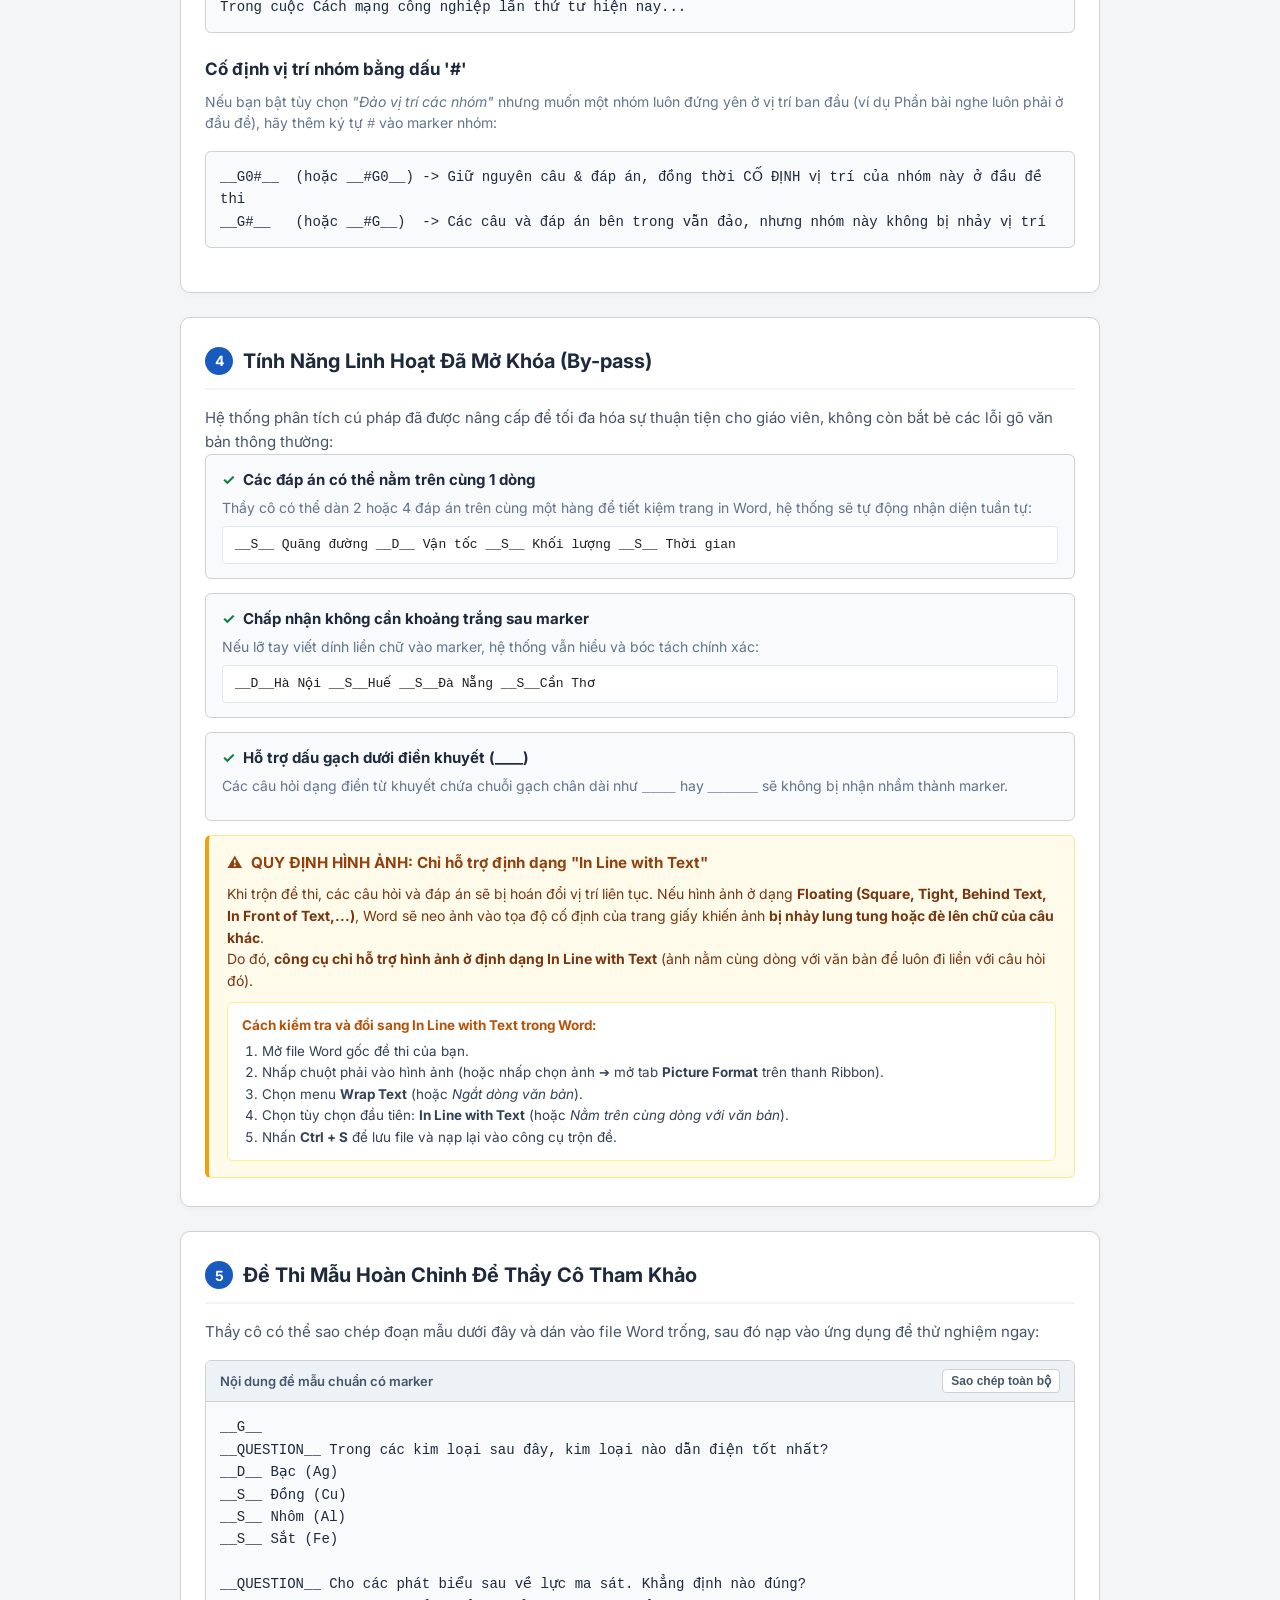
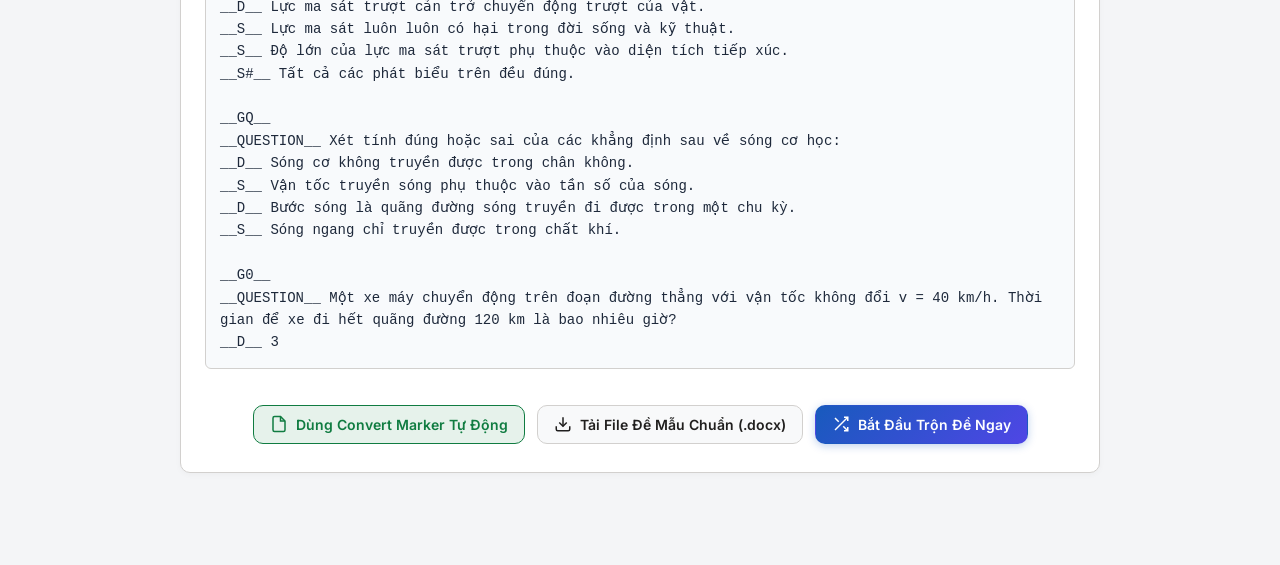
<file: huong-dan-marker.html>
<!DOCTYPE html>
<html lang="vi">
<head>
  <meta charset="UTF-8">
  <meta name="viewport" content="width=device-width, initial-scale=1.0">
  <title>Hướng Dẫn Sử Dụng Marker - PWA Mark 'n Mix</title>
  <meta name="description" content="Hướng dẫn chi tiết và đầy đủ nhất về quy tắc đánh marker đề thi trắc nghiệm Word (.docx) cho công cụ PWA Mark 'n Mix.">

  <!-- Favicon & PWA Manifest -->
  <link rel="icon" type="image/png" sizes="192x192" href="./icons/icon-192.png">
  <link rel="apple-touch-icon" href="./icons/icon-192.png">
  <link rel="manifest" href="./manifest.webmanifest">
  <meta name="theme-color" content="#2b579a">

  <!-- Google Fonts: Inter -->
  <link rel="preconnect" href="https://fonts.googleapis.com">
  <link rel="preconnect" href="https://fonts.gstatic.com" crossorigin>
  <link href="https://fonts.googleapis.com/css2?family=Inter:wght@400;500;600;700&display=swap" rel="stylesheet">

  <!-- CSS gốc -->
  <link rel="stylesheet" href="./css/style.css">

  <style>
    /* Bổ sung styles riêng cho trang Hướng dẫn */
    .guide-page {
      background: var(--bg-body, #f4f5f7);
      min-height: 100vh;
      color: var(--text-primary, #1e293b);
    }

    .guide-container {
      max-width: 960px;
      margin: 0 auto;
      padding: 24px 20px 80px;
    }

    .guide-header-bar {
      display: flex;
      align-items: center;
      justify-content: space-between;
      gap: 16px;
      margin-bottom: 24px;
      padding-bottom: 16px;
      border-bottom: 1px solid var(--border-medium, #cbd5e1);
      flex-wrap: wrap;
    }

    .guide-brand {
      display: flex;
      align-items: center;
      gap: 12px;
      text-decoration: none;
      color: inherit;
    }

    .guide-hero {
      background: #ffffff;
      border: 1px solid var(--border-medium, #cbd5e1);
      border-radius: var(--radius-md, 8px);
      padding: 28px 24px;
      margin-bottom: 28px;
      box-shadow: 0 2px 8px rgba(0, 0, 0, 0.04);
    }

    .guide-hero-badge {
      display: inline-flex;
      align-items: center;
      gap: 6px;
      padding: 4px 10px;
      background: rgba(43, 87, 154, 0.08);
      color: var(--primary, #2b579a);
      font-size: 0.8125rem;
      font-weight: 600;
      border-radius: 20px;
      margin-bottom: 12px;
    }

    .guide-hero-title {
      font-size: 1.75rem;
      font-weight: 700;
      color: #1e293b;
      margin: 0 0 8px 0;
      letter-spacing: -0.02em;
    }

    .guide-hero-desc {
      font-size: 1rem;
      color: #64748b;
      margin: 0 0 20px 0;
      line-height: 1.6;
    }

    .guide-quick-nav {
      display: flex;
      flex-wrap: wrap;
      gap: 8px;
      padding-top: 16px;
      border-top: 1px dashed var(--border-light, #e2e8f0);
    }

    .guide-nav-pill {
      font-size: 0.8125rem;
      font-weight: 600;
      padding: 6px 12px;
      border-radius: 6px;
      background: var(--bg-hover, #f1f5f9);
      color: #334155;
      text-decoration: none;
      transition: all 0.15s ease;
      border: 1px solid transparent;
    }

    .guide-nav-pill:hover {
      background: #ffffff;
      color: var(--primary, #2b579a);
      border-color: var(--primary, #2b579a);
      box-shadow: 0 2px 4px rgba(43, 87, 154, 0.1);
    }

    .guide-card {
      background: #ffffff;
      border: 1px solid var(--border-medium, #cbd5e1);
      border-radius: var(--radius-md, 8px);
      padding: 28px 24px;
      margin-bottom: 24px;
      box-shadow: 0 2px 6px rgba(0, 0, 0, 0.03);
    }

    .guide-card-title {
      font-size: 1.25rem;
      font-weight: 700;
      color: #1e293b;
      margin: 0 0 16px 0;
      display: flex;
      align-items: center;
      gap: 10px;
      padding-bottom: 12px;
      border-bottom: 2px solid var(--bg-hover, #f1f5f9);
    }

    .guide-card-title .step-num {
      display: inline-flex;
      align-items: center;
      justify-content: center;
      width: 28px;
      height: 28px;
      background: var(--primary, #2b579a);
      color: #ffffff;
      border-radius: 50%;
      font-size: 0.875rem;
    }

    .guide-table-wrap {
      overflow-x: auto;
      margin: 16px 0;
      border: 1px solid var(--border-medium, #cbd5e1);
      border-radius: 6px;
    }

    .guide-table {
      width: 100%;
      border-collapse: collapse;
      font-size: 0.875rem;
      text-align: left;
    }

    .guide-table th {
      background: #f8fafc;
      padding: 10px 14px;
      font-weight: 600;
      color: #334155;
      border-bottom: 1px solid var(--border-medium, #cbd5e1);
    }

    .guide-table td {
      padding: 12px 14px;
      border-bottom: 1px solid var(--border-light, #e2e8f0);
      vertical-align: middle;
    }

    .guide-table tr:last-child td {
      border-bottom: none;
    }

    .guide-table tr:hover td {
      background: #fafbfc;
    }

    .marker-badge-code {
      display: inline-block;
      font-family: ui-monospace, SFMono-Regular, Menlo, Consolas, monospace;
      font-weight: 700;
      padding: 3px 8px;
      border-radius: 4px;
      font-size: 0.875rem;
    }

    .marker-code-q {
      background: #e0e7ff;
      color: #3730a3;
      border: 1px solid #c7d2fe;
    }

    .marker-code-d {
      background: #107c41;
      color: #ffffff;
    }

    .marker-code-s {
      background: #d83b01;
      color: #ffffff;
    }

    .marker-code-g {
      background: #f1f5f9;
      color: #1e293b;
      border: 1px solid #cbd5e1;
    }

    .example-box {
      background: #f8fafc;
      border: 1px solid var(--border-medium, #cbd5e1);
      border-radius: 6px;
      margin: 16px 0;
      overflow: hidden;
    }

    .example-box-header {
      display: flex;
      align-items: center;
      justify-content: space-between;
      background: #edf2f7;
      padding: 8px 14px;
      font-size: 0.8125rem;
      font-weight: 600;
      color: #475569;
      border-bottom: 1px solid var(--border-medium, #cbd5e1);
    }

    .example-code {
      margin: 0;
      padding: 14px;
      font-family: ui-monospace, SFMono-Regular, Menlo, Consolas, monospace;
      font-size: 0.875rem;
      line-height: 1.6;
      color: #1e293b;
      white-space: pre-wrap;
      word-break: break-word;
    }

    .tip-callout {
      display: flex;
      gap: 12px;
      background: #eff6ff;
      border-left: 4px solid var(--primary, #2b579a);
      padding: 14px 16px;
      border-radius: 0 6px 6px 0;
      margin: 16px 0;
      font-size: 0.875rem;
      line-height: 1.5;
      color: #1e3a8a;
    }

    .tip-callout.tip-success {
      background: #f0fdf4;
      border-left-color: #16a34a;
      color: #14532d;
    }

    .tip-callout svg {
      flex-shrink: 0;
      margin-top: 2px;
    }

    .btn-copy-code {
      display: inline-flex;
      align-items: center;
      gap: 4px;
      padding: 4px 8px;
      font-size: 0.75rem;
      font-weight: 600;
      border-radius: 4px;
      background: #ffffff;
      border: 1px solid var(--border-medium, #cbd5e1);
      color: #475569;
      cursor: pointer;
      transition: all 0.15s ease;
    }

    .btn-copy-code:hover {
      background: var(--primary, #2b579a);
      color: #ffffff;
      border-color: var(--primary, #2b579a);
    }

    .guide-footer-actions {
      display: flex;
      justify-content: center;
      gap: 12px;
      margin-top: 36px;
      flex-wrap: wrap;
    }

    @media (max-width: 768px) {
      .guide-container {
        padding: 16px 12px 60px;
      }
      .guide-hero {
        padding: 20px 16px;
      }
      .guide-card {
        padding: 18px 14px;
      }
      .guide-card-title {
        font-size: 1.15rem;
      }
      .guide-hero-title {
        font-size: 1.35rem;
      }

      /* Tối ưu hóa bảng Marker sang dạng Thẻ Card trên thiết bị di động */
      .guide-table-wrap {
        border: none;
        background: transparent;
        overflow: visible;
        margin: 14px 0;
      }

      .guide-table,
      .guide-table thead,
      .guide-table tbody,
      .guide-table th,
      .guide-table td,
      .guide-table tr {
        display: block;
        width: 100% !important;
        box-sizing: border-box;
      }

      .guide-table thead {
        display: none;
      }

      .guide-table tbody {
        display: flex;
        flex-direction: column;
        gap: 12px;
      }

      .guide-table tr {
        display: flex;
        flex-direction: column;
        gap: 8px;
        background: #ffffff;
        border: 1px solid var(--border-medium, #cbd5e1);
        border-radius: 8px;
        padding: 14px;
        box-shadow: 0 1px 3px rgba(0, 0, 0, 0.04);
      }

      .guide-table tr.table-group-header {
        background: var(--bg-hover, #f1f5f9);
        border: 1px solid var(--border-medium, #cbd5e1);
        border-radius: 6px;
        padding: 10px 12px;
        margin-top: 6px;
        margin-bottom: 2px;
        box-shadow: none;
      }

      .guide-table tr.table-group-header td {
        font-weight: 700;
        color: #1e293b;
        font-size: 0.8125rem;
        text-transform: uppercase;
        letter-spacing: 0.5px;
        padding: 0;
        border: none;
      }

      .guide-table tr:hover td {
        background: transparent;
      }

      .guide-table td {
        padding: 0;
        border: none;
      }

      .guide-table td:nth-child(1) {
        display: flex;
        align-items: center;
        flex-wrap: wrap;
        gap: 6px;
      }

      .guide-table td:nth-child(2) {
        font-size: 0.9375rem;
        font-weight: 700;
        color: #1e293b;
      }

      .guide-table td:nth-child(3) {
        padding-top: 8px;
        border-top: 1px dashed #e2e8f0;
        font-size: 0.875rem;
        line-height: 1.6;
        color: #475569;
      }
    }
  </style>
</head>
<body class="guide-page">

  <div class="guide-container">
    <!-- Thanh điều hướng đầu trang -->
    <header class="guide-header-bar">
      <a href="./index.html" class="guide-brand" title="Quay lại ứng dụng trộn đề">
        <div class="brand-logo" aria-hidden="true">
          <svg width="22" height="22" viewBox="0 0 24 24" fill="none" stroke="currentColor" stroke-width="2.2">
            <polyline points="16 3 21 3 21 8"></polyline>
            <line x1="4" y1="20" x2="21" y2="3"></line>
            <polyline points="21 16 21 21 16 21"></polyline>
            <line x1="15" y1="15" x2="21" y2="21"></line>
            <line x1="4" y1="4" x2="9" y2="9"></line>
          </svg>
        </div>
        <div class="brand-info">
          <strong style="font-size: 1rem; color: var(--primary);">PWA Mark 'n Mix</strong>
          <span style="font-size: 0.8125rem; color: #64748b; margin-left: 6px;">• Hướng Dẫn Soạn Đề</span>
        </div>
      </a>

      <div style="display: flex; gap: 8px; flex-wrap: wrap;">
        <a href="./index.html" class="btn btn-ghost btn-sm" title="Quay về Trang chủ">
          <svg width="15" height="15" viewBox="0 0 24 24" fill="none" stroke="currentColor" stroke-width="2">
            <path d="M3 9l9-7 9 7v11a2 2 0 0 1-2 2H5a2 2 0 0 1-2-2z"></path>
            <polyline points="9 22 9 12 15 12 15 22"></polyline>
          </svg>
          <span>Trang Chủ</span>
        </a>
        <a href="./convert.html" class="btn btn-secondary btn-sm" title="Chuyển đổi đề thi truyền thống sang Marker">
          <svg width="15" height="15" viewBox="0 0 24 24" fill="none" stroke="currentColor" stroke-width="2">
            <path d="M14 2H6a2 2 0 0 0-2 2v16a2 2 0 0 0 2 2h12a2 2 0 0 0 2-2V8z"></path>
            <polyline points="14 2 14 8 20 8"></polyline>
          </svg>
          <span>Convert Marker</span>
        </a>
        <a href="./mau_de_thi_co_marker.docx" download class="btn btn-secondary btn-sm">
          <svg width="15" height="15" viewBox="0 0 24 24" fill="none" stroke="currentColor" stroke-width="2">
            <path d="M21 15v4a2 2 0 0 1-2 2H5a2 2 0 0 1-2-2v-4"></path>
            <polyline points="7 10 12 15 17 10"></polyline>
            <line x1="12" y1="15" x2="12" y2="3"></line>
          </svg>
          <span>Tải File Mẫu (.docx)</span>
        </a>
        <a href="./mix.html" class="btn btn-primary btn-sm">
          <svg width="15" height="15" viewBox="0 0 24 24" fill="none" stroke="currentColor" stroke-width="2">
            <polyline points="16 3 21 3 21 8"></polyline>
            <line x1="4" y1="20" x2="21" y2="3"></line>
            <polyline points="21 16 21 21 16 21"></polyline>
            <line x1="15" y1="15" x2="21" y2="21"></line>
            <line x1="4" y1="4" x2="9" y2="9"></line>
          </svg>
          <span>Vào Trộn Đề</span>
        </a>
      </div>
    </header>

    <!-- Banner Giới thiệu Hero -->
    <div class="guide-hero">
      <div class="guide-hero-badge">
        <svg width="14" height="14" viewBox="0 0 24 24" fill="none" stroke="currentColor" stroke-width="2">
          <path d="M14 2H6a2 2 0 0 0-2 2v16a2 2 0 0 0 2 2h12a2 2 0 0 0 2-2V8z"></path>
          <polyline points="14 2 14 8 20 8"></polyline>
        </svg>
        <span>Tài Liệu Hướng Dẫn Đầy Đủ</span>
      </div>
      <h1 class="guide-hero-title">Quy Tắc Đánh Marker Đề Thi Trắc Nghiệm</h1>
      <p class="guide-hero-desc">
        Hệ marker thông minh của <strong>PWA Mark 'n Mix</strong> cho phép bạn soạn đề thi trực tiếp trên Microsoft Word cực kỳ nhanh chóng. 
        Không cần gõ sẵn chữ "Câu 1, Câu 2" hay nhãn "A, B, C, D" – phần mềm sẽ tự động đánh số và hoán vị khoa học.
      </p>

      <div class="guide-quick-nav">
        <a href="#sec-markers-co-ban" class="guide-nav-pill">1. Bảng Tổng Hợp Marker (Câu hỏi, Đáp án &amp; Nhóm)</a>
        <a href="#sec-3-dang-cau-hoi" class="guide-nav-pill">2. 3 Dạng câu hỏi chuẩn</a>
        <a href="#sec-marker-nhom" class="guide-nav-pill">3. Chi tiết Marker Nhóm &amp; Tự Động Thêm "PHẦN I"</a>
        <a href="#sec-co-dinh-vi-tri" class="guide-nav-pill">4. Cố định vị trí (#)</a>
        <a href="#sec-tinh-nang-linh-hoat" class="guide-nav-pill">5. Tính năng linh hoạt (By-pass)</a>
        <a href="#sec-de-mau-hoan-chinh" class="guide-nav-pill">6. Đề thi mẫu hoàn chỉnh</a>
      </div>
    </div>

    <!-- MỤC 1: BẢNG TỔNG HỢP MARKER -->
    <section id="sec-markers-co-ban" class="guide-card">
      <h2 class="guide-card-title">
        <span class="step-num">1</span>
        <span>Bảng Tổng Hợp Marker Chuẩn (Câu Hỏi, Đáp Án &amp; Marker Nhóm)</span>
      </h2>
      <p style="color: #475569; font-size: 0.9375rem; line-height: 1.6; margin-top: 0;">
        Trong file Word, bạn đặt các marker phía trước nội dung câu hỏi, phương án đáp án hoặc ở đầu mỗi nhóm / phần thi:
      </p>

      <div class="guide-table-wrap">
        <table class="guide-table">
          <thead>
            <tr>
              <th style="width: 170px;">Marker</th>
              <th style="width: 160px;">Tên gọi</th>
              <th>Ý nghĩa &amp; Chức năng</th>
            </tr>
          </thead>
          <tbody>
            <tr class="table-group-header">
              <td colspan="3" style="background: #f1f5f9; font-weight: 700; color: #1e293b; padding: 10px 14px; text-transform: uppercase; font-size: 0.8125rem; letter-spacing: 0.5px;">
                📌 1. Marker Câu Hỏi &amp; Đáp Án
              </td>
            </tr>
            <tr>
              <td><span class="marker-badge-code marker-code-q">__QUESTION__</span></td>
              <td><strong>Bắt đầu câu hỏi</strong></td>
              <td>Khai báo một câu hỏi mới. Không cần gõ "Câu 1", "Câu 2" vì hệ thống sẽ tự động sinh và in đậm khi xuất file.</td>
            </tr>
            <tr>
              <td><span class="marker-badge-code marker-code-d">__D__</span></td>
              <td><strong>Đáp án Đúng</strong></td>
              <td>Đánh dấu phương án đúng. Trong bảng đáp án và file Đáp_Án_*.docx, phương án này sẽ được tô màu xanh nổi bật.</td>
            </tr>
            <tr>
              <td><span class="marker-badge-code marker-code-s">__S__</span></td>
              <td><strong>Đáp án Sai</strong></td>
              <td>Đánh dấu phương án gây nhiễu (sai). Sẽ được hoán vị ngẫu nhiên giữa các vị trí.</td>
            </tr>
            <tr>
              <td><span class="marker-badge-code marker-code-d">__D#__</span> hoặc <span class="marker-badge-code marker-code-d">__#D__</span></td>
              <td><strong>Đúng (Cố định #)</strong></td>
              <td>Đáp án đúng nhưng <em>cố định vị trí</em>, không bị đảo khi trộn đề (ví dụ phương án D: "Cả A, B, C đều đúng").</td>
            </tr>
            <tr>
              <td><span class="marker-badge-code marker-code-s">__S#__</span> hoặc <span class="marker-badge-code marker-code-s">__#S__</span></td>
              <td><strong>Sai (Cố định #)</strong></td>
              <td>Đáp án sai nhưng <em>cố định vị trí</em> (ví dụ phương án D: "Tất cả các đáp án trên đều sai").</td>
            </tr>

            <tr class="table-group-header">
              <td colspan="3" style="background: #f1f5f9; font-weight: 700; color: #1e293b; padding: 10px 14px; text-transform: uppercase; font-size: 0.8125rem; letter-spacing: 0.5px; border-top: 2px solid #cbd5e1;">
                📁 2. Marker Nhóm / Phân Phần Đề Thi (Group Markers)
              </td>
            </tr>
            <tr>
              <td><span class="marker-badge-code marker-code-g">__G__</span></td>
              <td><strong>Mix CẢ câu &amp; đáp án</strong></td>
              <td>Bắt đầu nhóm/phần mới. <strong>Mặc định phổ biến nhất</strong>: đảo cả thứ tự câu hỏi và thứ tự phương án đáp án trong nhóm.</td>
            </tr>
            <tr>
              <td><span class="marker-badge-code marker-code-g">__GQ__</span></td>
              <td><strong>Chỉ mix CÂU HỎI</strong></td>
              <td>Chỉ đảo thứ tự câu hỏi trong nhóm, <em>giữ nguyên</em> thứ tự phương án A, B, C, D (thường dùng cho câu hỏi Đúng/Sai).</td>
            </tr>
            <tr>
              <td><span class="marker-badge-code marker-code-g">__GA__</span></td>
              <td><strong>Chỉ mix ĐÁP ÁN</strong></td>
              <td>Chỉ đảo thứ tự đáp án, <em>giữ nguyên</em> thứ tự câu hỏi (câu 1, 2, 3 giữ nguyên vị trí, thích hợp câu hỏi tự luận hoặc số thứ tự cố định).</td>
            </tr>
            <tr>
              <td><span class="marker-badge-code marker-code-g">__G0__</span></td>
              <td><strong>KHÔNG ĐẢO GÌ CẢ</strong></td>
              <td>Giữ nguyên 100% thứ tự câu và đáp án. Cực kỳ quan trọng cho <strong>bài đọc hiểu tiếng Anh / Ngữ văn</strong>, bài nghe hoặc câu hỏi theo chuỗi logic.</td>
            </tr>
            <tr>
              <td><span class="marker-badge-code marker-code-g">__G#__</span> hoặc <span class="marker-badge-code marker-code-g">__#G__</span></td>
              <td><strong>Cố định vị trí nhóm (#)</strong></td>
              <td>Cố định vị trí của nhóm này, không bị đảo thứ tự so với các nhóm khác (ví dụ: nhóm Tự luận hoặc Đọc hiểu luôn nằm ở cuối đề). Có thể kết hợp: <code>__GQ#__</code>, <code>__GA#__</code>, <code>__G0#__</code>.</td>
            </tr>
          </tbody>
        </table>
      </div>

      <div class="tip-callout tip-success">
        <svg width="20" height="20" viewBox="0 0 24 24" fill="none" stroke="currentColor" stroke-width="2">
          <circle cx="12" cy="12" r="10"></circle>
          <path d="M12 16v-4"></path>
          <path d="M12 8h.01"></path>
        </svg>
        <div>
          <strong>Lưu ý quan trọng:</strong> Thầy cô <strong>không cần gõ</strong> các nhãn <code>A.</code>, <code>B.</code>, <code>C.</code>, <code>D.</code> hay <code>A)</code>, <code>B)</code> trong đề gốc. Công cụ sẽ tự động gán nhãn theo đúng lựa chọn cấu hình của thầy cô khi trộn!
        </div>
      </div>
    </section>

    <!-- MỤC 2: 3 DẠNG CÂU HỎI CHUẨN BỘ GD&ĐT -->
    <section id="sec-3-dang-cau-hoi" class="guide-card">
      <h2 class="guide-card-title">
        <span class="step-num">2</span>
        <span>Hướng Dẫn 3 Dạng Câu Hỏi Chuẩn Bộ GD&amp;ĐT</span>
      </h2>
      <p style="color: #475569; font-size: 0.9375rem; line-height: 1.6; margin-top: 0;">
        Công cụ tự động nhận diện dạng câu hỏi dựa trên cấu trúc các marker <code>__D__</code> và <code>__S__</code>:
      </p>

      <!-- Dạng 1: Nhiều lựa chọn -->
      <h3 style="font-size: 1.0625rem; color: #1e293b; margin: 20px 0 8px 0;">Dạng 1: Trắc nghiệm 4 lựa chọn (Nhiều lựa chọn đơn)</h3>
      <p style="color: #64748b; font-size: 0.875rem; margin: 0 0 10px 0;">Gồm <strong>1 đáp án đúng (__D__)</strong> và các <strong>đáp án sai (__S__)</strong>:</p>
      <div class="example-box">
        <div class="example-box-header">
          <span>Ví dụ trong file Word</span>
          <button class="btn-copy-code" onclick="copySnippet(this)">Sao chép</button>
        </div>
        <pre class="example-code">__QUESTION__ Đơn vị đo cường độ dòng điện trong hệ SI là gì?
__D__ Ampe (A)
__S__ Vôn (V)
__S__ Oát (W)
__S__ Jun (J)</pre>
      </div>

      <!-- Dạng 2: Đúng / Sai -->
      <h3 style="font-size: 1.0625rem; color: #1e293b; margin: 24px 0 8px 0;">Dạng 2: Câu hỏi Đúng / Sai (Mỗi ý có Đúng hoặc Sai)</h3>
      <p style="color: #64748b; font-size: 0.875rem; margin: 0 0 10px 0;">Gồm <strong>nhiều đáp án __D__ và __S__</strong> kết hợp với nhau:</p>
      <div class="example-box">
        <div class="example-box-header">
          <span>Ví dụ trong file Word</span>
          <button class="btn-copy-code" onclick="copySnippet(this)">Sao chép</button>
        </div>
        <pre class="example-code">__QUESTION__ Cho hàm số y = f(x) liên tục trên R. Xét tính đúng sai của các khẳng định sau:
__D__ Hàm số luôn có đạo hàm tại mọi điểm cực trị.
__S__ Giá trị cực đại của hàm số luôn lớn hơn giá trị cực tiểu.
__D__ Nếu f'(x) đổi dấu từ dương sang âm khi qua x0 thì x0 là điểm cực đại.
__S__ Đồ thị hàm số bậc ba luôn có 2 điểm cực trị.</pre>
      </div>

      <!-- Dạng 3: Trả lời ngắn -->
      <h3 style="font-size: 1.0625rem; color: #1e293b; margin: 24px 0 8px 0;">Dạng 3: Câu hỏi Trả lời ngắn</h3>
      <p style="color: #64748b; font-size: 0.875rem; margin: 0 0 10px 0;">Chỉ có <strong>duy nhất 1 đáp án __D__</strong> (không có __S__):</p>
      <div class="example-box">
        <div class="example-box-header">
          <span>Ví dụ trong file Word</span>
          <button class="btn-copy-code" onclick="copySnippet(this)">Sao chép</button>
        </div>
        <pre class="example-code">__QUESTION__ Một vật chuyển động thẳng đều với vận tốc 15 m/s. Quãng đường vật đi được trong 6 giây là bao nhiêu mét?
__D__ 90</pre>
      </div>
      <div class="tip-callout">
        <svg width="20" height="20" viewBox="0 0 24 24" fill="none" stroke="currentColor" stroke-width="2">
          <circle cx="12" cy="12" r="10"></circle>
          <path d="M12 16v-4"></path>
          <path d="M12 8h.01"></path>
        </svg>
        <div>
          <strong>Cơ chế tự động ẩn đáp án trả lời ngắn:</strong> Trong file đề thi phát cho học sinh, đáp án của câu hỏi này sẽ <strong>tự động được ẩn đi</strong>. Trong file đáp án xuất kèm (và bảng ma trận), đáp án đúng <code>90</code> sẽ hiển thị đầy đủ và in đậm màu xanh!
        </div>
      </div>
    </section>

    <!-- MỤC 3: MARKER NHÓM -->
    <section id="sec-marker-nhom" class="guide-card">
      <h2 class="guide-card-title">
        <span class="step-num">3</span>
        <span>Marker Nhóm Câu Hỏi (Group Markers)</span>
      </h2>
      <p style="color: #475569; font-size: 0.9375rem; line-height: 1.6; margin-top: 0;">
        Để chia đề thi thành các phần (như Phần I: Trắc nghiệm nhiều lựa chọn, Phần II: Đúng Sai, Phần III: Trả lời ngắn hoặc bài đọc hiểu tiếng Anh), sử dụng các marker nhóm (<code>__G__</code>, <code>__GQ__</code>, <code>__GA__</code>, <code>__G0__</code>) ở đầu mỗi phần như đã tra cứu tại <a href="#sec-markers-co-ban" style="color: #0284c7; font-weight: 600; text-decoration: underline;">Mục 1</a>.
      </p>

      <h3 style="font-size: 1.0625rem; color: #1e293b; margin: 24px 0 8px 0;">Tiêu đề và hướng dẫn riêng của từng nhóm (Group Title)</h3>
      <p style="color: #64748b; font-size: 0.875rem; margin: 0 0 10px 0;">
        Toàn bộ nội dung văn bản nằm giữa marker nhóm (ví dụ <code>__G__</code>) và <code>__QUESTION__</code> đầu tiên sẽ tự động được nhận diện là <strong>tiêu đề / lời dặn của nhóm</strong>.
        <br/><strong style="color: #0284c7;">⚡ Tự động đánh số phần:</strong> Trong file gốc, bạn <strong>không cần gõ chữ "PHẦN I."</strong>. Công cụ sẽ tự động thêm tiền tố theo thứ tự số La Mã (<code>PHẦN I.</code>, <code>PHẦN II.</code>, <code>PHẦN III.</code>,... tối đa 20 phần) tương ứng với thứ tự xuất hiện của từng nhóm trong mỗi mã đề sau khi trộn.
      </p>
      <div class="example-box">
        <div class="example-box-header">
          <span>Ví dụ tiêu đề nhóm trong file Word gốc (không cần ghi PHẦN I.)</span>
          <button class="btn-copy-code" onclick="copySnippet(this)">Sao chép</button>
        </div>
        <pre class="example-code">__G__
CÂU TRẮC NGHIỆM NHIỀU PHƯƠNG ÁN LỰA CHỌN (3,0 ĐIỂM)
Thí sinh trả lời từ câu 1 đến câu 12. Mỗi câu hỏi thí sinh chỉ chọn một phương án.
__QUESTION__
Trong cuộc Cách mạng công nghiệp lần thứ tư hiện nay...</pre>
      </div>

      <h3 id="sec-co-dinh-vi-tri" style="font-size: 1.0625rem; color: #1e293b; margin: 24px 0 8px 0;">Cố định vị trí nhóm bằng dấu '#'</h3>
      <p style="color: #64748b; font-size: 0.875rem; margin: 0 0 10px 0;">
        Nếu bạn bật tùy chọn <em>"Đảo vị trí các nhóm"</em> nhưng muốn một nhóm luôn đứng yên ở vị trí ban đầu (ví dụ Phần bài nghe luôn phải ở đầu đề), hãy thêm ký tự <code>#</code> vào marker nhóm:
      </p>
      <div class="example-box">
        <pre class="example-code">__G0#__  (hoặc __#G0__) -> Giữ nguyên câu & đáp án, đồng thời CỐ ĐỊNH vị trí của nhóm này ở đầu đề thi
__G#__   (hoặc __#G__)  -> Các câu và đáp án bên trong vẫn đảo, nhưng nhóm này không bị nhảy vị trí</pre>
      </div>
    </section>

    <!-- MỤC 4: TÍNH NĂNG LINH HOẠT VỪA ĐƯỢC BY-PASS -->
    <section id="sec-tinh-nang-linh-hoat" class="guide-card">
      <h2 class="guide-card-title">
        <span class="step-num">4</span>
        <span>Tính Năng Linh Hoạt Đã Mở Khóa (By-pass)</span>
      </h2>
      <p style="color: #475569; font-size: 0.9375rem; line-height: 1.6; margin-top: 0;">
        Hệ thống phân tích cú pháp đã được nâng cấp để tối đa hóa sự thuận tiện cho giáo viên, không còn bắt bẻ các lỗi gõ văn bản thông thường:
      </p>

      <div style="display: grid; grid-template-columns: 1fr; gap: 14px;">
        <div style="background: #f8fafc; border: 1px solid var(--border-medium); border-radius: 6px; padding: 14px 16px;">
          <h4 style="margin: 0 0 6px 0; color: #1e293b; font-size: 0.9375rem; display: flex; align-items: center; gap: 8px;">
            <span style="color: #107c41;">✓</span> Các đáp án có thể nằm trên cùng 1 dòng
          </h4>
          <p style="margin: 0 0 8px 0; color: #64748b; font-size: 0.875rem;">
            Thầy cô có thể dàn 2 hoặc 4 đáp án trên cùng một hàng để tiết kiệm trang in Word, hệ thống sẽ tự động nhận diện tuần tự:
          </p>
          <div style="background: #ffffff; border: 1px solid #e2e8f0; padding: 8px 12px; border-radius: 4px; font-family: monospace; font-size: 0.8125rem;">
            __S__ Quãng đường __D__ Vận tốc __S__ Khối lượng __S__ Thời gian
          </div>
        </div>

        <div style="background: #f8fafc; border: 1px solid var(--border-medium); border-radius: 6px; padding: 14px 16px;">
          <h4 style="margin: 0 0 6px 0; color: #1e293b; font-size: 0.9375rem; display: flex; align-items: center; gap: 8px;">
            <span style="color: #107c41;">✓</span> Chấp nhận không cần khoảng trắng sau marker
          </h4>
          <p style="margin: 0 0 8px 0; color: #64748b; font-size: 0.875rem;">
            Nếu lỡ tay viết dính liền chữ vào marker, hệ thống vẫn hiểu và bóc tách chính xác:
          </p>
          <div style="background: #ffffff; border: 1px solid #e2e8f0; padding: 8px 12px; border-radius: 4px; font-family: monospace; font-size: 0.8125rem;">
            __D__Hà Nội __S__Huế __S__Đà Nẵng __S__Cần Thơ
          </div>
        </div>

        <div style="background: #f8fafc; border: 1px solid var(--border-medium); border-radius: 6px; padding: 14px 16px;">
          <h4 style="margin: 0 0 6px 0; color: #1e293b; font-size: 0.9375rem; display: flex; align-items: center; gap: 8px;">
            <span style="color: #107c41;">✓</span> Hỗ trợ dấu gạch dưới điền khuyết (____)
          </h4>
          <p style="margin: 0 0 8px 0; color: #64748b; font-size: 0.875rem;">
            Các câu hỏi dạng điền từ khuyết chứa chuỗi gạch chân dài như <code>____</code> hay <code>______</code> sẽ không bị nhận nhầm thành marker.
          </p>
        </div>

        <div id="sec-hinh-anh-inline" style="background: #fffbeb; border: 1px solid #fde68a; border-left: 4px solid #f59e0b; border-radius: 6px; padding: 16px 18px;">
          <h4 style="margin: 0 0 8px 0; color: #92400e; font-size: 0.95rem; display: flex; align-items: center; gap: 8px;">
            <span>⚠️</span> QUY ĐỊNH HÌNH ẢNH: Chỉ hỗ trợ định dạng "In Line with Text"
          </h4>
          <p style="margin: 0 0 10px 0; color: #78350f; font-size: 0.875rem; line-height: 1.55;">
            Khi trộn đề thi, các câu hỏi và đáp án sẽ bị hoán đổi vị trí liên tục. Nếu hình ảnh ở dạng <strong>Floating (Square, Tight, Behind Text, In Front of Text,...)</strong>, Word sẽ neo ảnh vào tọa độ cố định của trang giấy khiến ảnh <strong>bị nhảy lung tung hoặc đè lên chữ của câu khác</strong>.
            <br/>Do đó, <strong>công cụ chỉ hỗ trợ hình ảnh ở định dạng In Line with Text</strong> (ảnh nằm cùng dòng với văn bản để luôn đi liền với câu hỏi đó).
          </p>
          <div style="background: #ffffff; border: 1px solid #fef08a; border-radius: 6px; padding: 12px 14px; font-size: 0.84rem; color: #1e293b;">
            <strong style="color: #b45309;">Cách kiểm tra và đổi sang In Line with Text trong Word:</strong>
            <ol style="margin: 6px 0 0 0; padding-left: 20px; line-height: 1.6; color: #334155;">
              <li>Mở file Word gốc đề thi của bạn.</li>
              <li>Nhấp chuột phải vào hình ảnh (hoặc nhấp chọn ảnh ➔ mở tab <strong>Picture Format</strong> trên thanh Ribbon).</li>
              <li>Chọn menu <strong>Wrap Text</strong> (hoặc <em>Ngắt dòng văn bản</em>).</li>
              <li>Chọn tùy chọn đầu tiên: <strong>In Line with Text</strong> (hoặc <em>Nằm trên cùng dòng với văn bản</em>).</li>
              <li>Nhấn <strong>Ctrl + S</strong> để lưu file và nạp lại vào công cụ trộn đề.</li>
            </ol>
          </div>
        </div>
      </div>
    </section>

    <!-- MỤC 5: ĐỀ THI MẪU HOÀN CHỈNH -->
    <section id="sec-de-mau-hoan-chinh" class="guide-card">
      <h2 class="guide-card-title">
        <span class="step-num">5</span>
        <span>Đề Thi Mẫu Hoàn Chỉnh Để Thầy Cô Tham Khảo</span>
      </h2>
      <p style="color: #475569; font-size: 0.9375rem; line-height: 1.6; margin-top: 0;">
        Thầy cô có thể sao chép đoạn mẫu dưới đây và dán vào file Word trống, sau đó nạp vào ứng dụng để thử nghiệm ngay:
      </p>

      <div class="example-box">
        <div class="example-box-header">
          <span>Nội dung đề mẫu chuẩn có marker</span>
          <button class="btn-copy-code" onclick="copySnippet(this)">Sao chép toàn bộ</button>
        </div>
        <pre class="example-code">__G__
__QUESTION__ Trong các kim loại sau đây, kim loại nào dẫn điện tốt nhất?
__D__ Bạc (Ag)
__S__ Đồng (Cu)
__S__ Nhôm (Al)
__S__ Sắt (Fe)

__QUESTION__ Cho các phát biểu sau về lực ma sát. Khẳng định nào đúng?
__D__ Lực ma sát trượt cản trở chuyển động trượt của vật.
__S__ Lực ma sát luôn luôn có hại trong đời sống và kỹ thuật.
__S__ Độ lớn của lực ma sát trượt phụ thuộc vào diện tích tiếp xúc.
__S#__ Tất cả các phát biểu trên đều đúng.

__GQ__
__QUESTION__ Xét tính đúng hoặc sai của các khẳng định sau về sóng cơ học:
__D__ Sóng cơ không truyền được trong chân không.
__S__ Vận tốc truyền sóng phụ thuộc vào tần số của sóng.
__D__ Bước sóng là quãng đường sóng truyền đi được trong một chu kỳ.
__S__ Sóng ngang chỉ truyền được trong chất khí.

__G0__
__QUESTION__ Một xe máy chuyển động trên đoạn đường thẳng với vận tốc không đổi v = 40 km/h. Thời gian để xe đi hết quãng đường 120 km là bao nhiêu giờ?
__D__ 3</pre>
      </div>

      <div class="guide-footer-actions">
        <a href="./convert.html" class="btn btn-secondary btn-md" style="background: rgba(16, 124, 65, 0.1); color: #107c41; border-color: #107c41;">
          <svg width="18" height="18" viewBox="0 0 24 24" fill="none" stroke="currentColor" stroke-width="2">
            <path d="M14 2H6a2 2 0 0 0-2 2v16a2 2 0 0 0 2 2h12a2 2 0 0 0 2-2V8z"></path>
            <polyline points="14 2 14 8 20 8"></polyline>
          </svg>
          <span>Dùng Convert Marker Tự Động</span>
        </a>
        <a href="./mau_de_thi_co_marker.docx" download class="btn btn-secondary btn-md">
          <svg width="18" height="18" viewBox="0 0 24 24" fill="none" stroke="currentColor" stroke-width="2">
            <path d="M21 15v4a2 2 0 0 1-2 2H5a2 2 0 0 1-2-2v-4"></path>
            <polyline points="7 10 12 15 17 10"></polyline>
            <line x1="12" y1="15" x2="12" y2="3"></line>
          </svg>
          <span>Tải File Đề Mẫu Chuẩn (.docx)</span>
        </a>
        <a href="./mix.html" class="btn btn-primary btn-md">
          <svg width="18" height="18" viewBox="0 0 24 24" fill="none" stroke="currentColor" stroke-width="2">
            <polyline points="16 3 21 3 21 8"></polyline>
            <line x1="4" y1="20" x2="21" y2="3"></line>
            <polyline points="21 16 21 21 16 21"></polyline>
            <line x1="15" y1="15" x2="21" y2="21"></line>
            <line x1="4" y1="4" x2="9" y2="9"></line>
          </svg>
          <span>Bắt Đầu Trộn Đề Ngay</span>
        </a>
      </div>
    </section>
  </div>

  <script>
    function copySnippet(btn) {
      const box = btn.closest('.example-box');
      if (!box) return;
      const code = box.querySelector('.example-code');
      if (!code) return;

      navigator.clipboard.writeText(code.textContent.trim()).then(() => {
        const originalText = btn.textContent;
        btn.textContent = '✓ Đã chép!';
        btn.style.background = '#107c41';
        btn.style.color = '#ffffff';
        btn.style.borderColor = '#107c41';
        setTimeout(() => {
          btn.textContent = originalText;
          btn.style.background = '';
          btn.style.color = '';
          btn.style.borderColor = '';
        }, 2000);
      }).catch(err => {
        console.error('Không thể sao chép:', err);
      });
    }
  </script>
</body>
</html>
</file>
<file: css/style.css>
/* ==========================================================================
   PWA Mark 'n Mix - Design System & Modern Stylesheet
   Colors, Glassmorphism, Micro-interactions, Responsive Layout
   ========================================================================== */

:root {
  /* Microsoft Word 365 Light Theme (Duy nhất) */
  --bg-primary: #edebe9;         /* Nền canvas xám đặc trưng trang soạn thảo Word */
  --bg-surface: #ffffff;         /* Nền giấy trắng tinh khiết của tài liệu Word */
  --bg-surface-elevated: #f8f9fa;/* Nền dải Ribbon & Card */
  --bg-surface-hover: #e5e5e5;   /* Màu hover trung tính chuẩn Fluent UI */
  --bg-input: #ffffff;           /* Ô nhập liệu nền trắng */

  --border-subtle: #edebe9;
  --border-medium: #d2d0ce;      /* Viền xám trang Word chuẩn */
  --border-focus: #185abd;       /* Xanh dương thương hiệu Microsoft Word */

  --text-primary: #201f1e;       /* Màu chữ đen than chuẩn Fluent */
  --text-secondary: #484644;     /* Màu chữ thứ cấp */
  --text-muted: #797775;         /* Màu chữ chú thích mờ */

  /* Microsoft Word Brand Blue */
  --primary: #185abd;            /* Xanh Word 365 */
  --primary-hover: #104a9e;      /* Xanh Word đậm khi hover */
  --primary-glow: rgba(24, 90, 189, 0.28);
  --primary-subtle: rgba(24, 90, 189, 0.08);

  /* Semantic Colors */
  --success: #107c41;            /* Xanh lá Microsoft Excel/Office */
  --success-glow: rgba(16, 124, 65, 0.2);
  --success-subtle: rgba(16, 124, 65, 0.08);

  --danger: #c42b1c;             /* Đỏ Microsoft Office */
  --danger-glow: rgba(196, 43, 28, 0.2);
  --danger-subtle: rgba(196, 43, 28, 0.08);

  --warning: #d83b01;            /* Cam Office */
  --warning-subtle: rgba(216, 59, 1, 0.08);

  --radius-sm: 6px;
  --radius-md: 10px;
  --radius-lg: 16px;
  --radius-xl: 22px;
  --radius-full: 9999px;

  --shadow-sm: 0 1px 3px rgba(0, 0, 0, 0.07);
  --shadow-md: 0 3px 10px rgba(0, 0, 0, 0.07), 0 1px 3px rgba(0, 0, 0, 0.04);
  --shadow-lg: 0 8px 24px rgba(0, 0, 0, 0.1), 0 2px 6px rgba(0, 0, 0, 0.05);
  --shadow-glow: 0 0 18px rgba(24, 90, 189, 0.25);

  --font-sans: 'Inter', -apple-system, BlinkMacSystemFont, 'Segoe UI', Roboto, sans-serif;
  --font-heading: 'Outfit', var(--font-sans);

  --transition-fast: 0.15s ease;
  --transition-normal: 0.25s cubic-bezier(0.4, 0, 0.2, 1);
}

[data-theme="light"] {
  /* Đồng bộ đầy đủ các biến cho data-theme="light" */
  --bg-primary: #edebe9;
  --bg-surface: #ffffff;
  --bg-surface-elevated: #f8f9fa;
  --bg-surface-hover: #e5e5e5;
  --bg-input: #ffffff;
  --border-subtle: #edebe9;
  --border-medium: #d2d0ce;
  --border-focus: #185abd;
  --text-primary: #201f1e;
  --text-secondary: #484644;
  --text-muted: #797775;
  --primary: #185abd;
  --primary-hover: #104a9e;
  --primary-glow: rgba(24, 90, 189, 0.28);
  --primary-subtle: rgba(24, 90, 189, 0.08);
  --success: #107c41;
  --danger: #c42b1c;
  --warning: #d83b01;
}

/* Base Reset */
*, *::before, *::after {
  box-sizing: border-box;
  margin: 0;
  padding: 0;
}

html {
  font-size: 16px;
  -webkit-font-smoothing: antialiased;
  -moz-osx-font-smoothing: grayscale;
}

body {
  font-family: var(--font-sans);
  background-color: var(--bg-primary);
  color: var(--text-primary);
  line-height: 1.5;
  min-height: 100vh;
  background-image: linear-gradient(180deg, #edebe9 0%, #f3f2f1 100%);
  background-attachment: fixed;
}

.app-layout {
  display: flex;
  flex-direction: column;
  min-height: 100vh;
}

/* ==========================================================================
   Header Styles (Thanh Ribbon Chuẩn Microsoft Word)
   ========================================================================== */
.app-header {
  position: sticky;
  top: 0;
  z-index: 50;
  display: flex;
  align-items: center;
  justify-content: space-between;
  padding: 14px 28px;
  background: linear-gradient(135deg, #185abd 0%, #104a9e 100%);
  border-bottom: 1px solid #0d3c80;
  box-shadow: 0 2px 10px rgba(16, 74, 158, 0.25);
}

.header-brand {
  display: flex;
  align-items: center;
  gap: 14px;
}

.brand-logo {
  display: flex;
  align-items: center;
  justify-content: center;
  width: 44px;
  height: 44px;
  border-radius: var(--radius-md);
  background: linear-gradient(135deg, var(--primary), #8b5cf6);
  color: #ffffff;
  box-shadow: 0 4px 14px var(--primary-glow);
  flex-shrink: 0;
}

.brand-title {
  font-family: var(--font-heading);
  font-size: 1.25rem;
  font-weight: 700;
  letter-spacing: -0.02em;
  background: linear-gradient(to right, #ffffff, #cbd5e1);
  -webkit-background-clip: text;
  -webkit-text-fill-color: transparent;
}

.brand-subtitle {
  font-size: 0.8125rem;
  color: var(--text-muted);
  font-weight: 500;
}

.net-status-pill {
  display: inline-flex;
  align-items: center;
  gap: 6px;
  padding: 3px 9px;
  border-radius: var(--radius-full);
  font-size: 0.75rem;
  font-weight: 600;
  background: var(--bg-surface-elevated);
  border: 1px solid var(--border-subtle);
  color: var(--text-secondary);
}

.net-status-pill .status-dot {
  width: 7px;
  height: 7px;
  border-radius: 50%;
  background-color: var(--success);
  box-shadow: 0 0 8px var(--success);
}

.net-status-pill.offline .status-dot {
  background-color: var(--danger);
  box-shadow: 0 0 8px var(--danger);
}

.header-actions {
  display: flex;
  align-items: center;
  gap: 10px;
}

/* ==========================================================================
   Buttons & Core Controls
   ========================================================================== */
.btn {
  display: inline-flex;
  align-items: center;
  justify-content: center;
  gap: 8px;
  font-family: var(--font-sans);
  font-size: 0.875rem;
  font-weight: 600;
  border-radius: var(--radius-md);
  padding: 8px 16px;
  cursor: pointer;
  border: 1px solid transparent;
  transition: all var(--transition-fast);
  text-decoration: none;
  user-select: none;
}

.btn:focus-visible {
  outline: 2px solid var(--border-focus);
  outline-offset: 2px;
}

.btn-primary {
  background: linear-gradient(135deg, var(--primary), #4f46e5);
  color: #ffffff;
  box-shadow: 0 2px 8px var(--primary-glow);
}

.btn-primary:hover:not(:disabled) {
  background: linear-gradient(135deg, #4f46e5, #4338ca);
  box-shadow: 0 4px 14px var(--primary-glow);
  transform: translateY(-1px);
}

.btn-primary:disabled {
  opacity: 0.45;
  cursor: not-allowed;
  transform: none;
  box-shadow: none;
}

.btn-secondary {
  background: var(--bg-surface-elevated);
  color: var(--text-primary);
  border: 1px solid var(--border-medium);
}

.btn-secondary:hover:not(:disabled) {
  background: var(--bg-surface-hover);
  border-color: var(--text-muted);
}

.btn-ghost {
  background: transparent;
  color: var(--text-secondary);
}

.btn-ghost:hover:not(:disabled) {
  background: var(--bg-surface-hover);
  color: var(--text-primary);
}

.btn-icon {
  display: inline-flex;
  align-items: center;
  justify-content: center;
  width: 36px;
  height: 36px;
  border-radius: var(--radius-md);
  background: var(--bg-surface);
  border: 1px solid var(--border-subtle);
  color: var(--text-secondary);
  cursor: pointer;
  transition: all var(--transition-fast);
}

.btn-icon:hover {
  background: var(--bg-surface-hover);
  color: var(--text-primary);
  border-color: var(--border-medium);
}

.btn-sm {
  padding: 6px 12px;
  font-size: 0.8125rem;
}

.btn-xs {
  padding: 4px 10px;
  font-size: 0.75rem;
}

.btn-lg {
  padding: 12px 24px;
  font-size: 1rem;
}

.btn-xl {
  padding: 14px 32px;
  font-size: 1.0625rem;
}

.btn-block {
  width: 100%;
}

.hidden {
  display: none !important;
}

/* ==========================================================================
   Main Container & Cards
   ========================================================================== */
.main-container {
  max-width: 1200px;
  width: 100%;
  margin: 0 auto;
  padding: 24px 20px 80px 20px;
  display: flex;
  flex-direction: column;
  gap: 24px;
}

.section-card {
  background: var(--bg-surface);
  border: 1px solid var(--border-subtle);
  border-radius: var(--radius-lg);
  padding: 24px;
  box-shadow: var(--shadow-sm);
  transition: border-color var(--transition-fast);
}

.section-card:hover {
  border-color: var(--border-medium);
}

.section-header {
  display: flex;
  align-items: flex-start;
  justify-content: space-between;
  gap: 16px;
  margin-bottom: 20px;
}

.section-title-group {
  display: flex;
  align-items: flex-start;
  gap: 14px;
}

.section-icon {
  display: flex;
  align-items: center;
  justify-content: center;
  width: 40px;
  height: 40px;
  border-radius: var(--radius-md);
  background: var(--primary-subtle);
  color: var(--primary);
  flex-shrink: 0;
}

.section-title {
  font-family: var(--font-heading);
  font-size: 1.125rem;
  font-weight: 700;
  color: var(--text-primary);
}

.section-desc {
  font-size: 0.875rem;
  color: var(--text-secondary);
  margin-top: 2px;
}

/* ==========================================================================
   Upload & Dropzone Area
   ========================================================================== */
.upload-header-actions {
  display: flex;
  align-items: center;
  gap: 10px;
  flex-wrap: wrap;
}

.dropzone {
  display: block;
  position: relative;
  border: 2px dashed var(--border-medium);
  border-radius: var(--radius-lg);
  padding: 38px 24px;
  background: var(--bg-surface-elevated);
  text-align: center;
  cursor: pointer;
  transition: all var(--transition-normal);
  overflow: hidden;
  user-select: none;
}

.dropzone::before {
  content: '';
  position: absolute;
  inset: 0;
  background: radial-gradient(circle at center, var(--primary-subtle), transparent 70%);
  opacity: 0;
  transition: opacity var(--transition-normal);
  pointer-events: none;
}

.dropzone:hover, .dropzone.dragover {
  border-color: var(--primary);
  background: var(--bg-surface-hover);
  transform: translateY(-2px);
  box-shadow: 0 8px 24px var(--primary-glow);
}

.dropzone:hover::before, .dropzone.dragover::before {
  opacity: 1;
}

.file-input-hidden,
.sr-only {
  position: absolute !important;
  width: 0.1px !important;
  height: 0.1px !important;
  opacity: 0 !important;
  overflow: hidden !important;
  z-index: -1 !important;
  pointer-events: none !important;
  clip: rect(0, 0, 0, 0) !important;
  display: none !important;
}

.dropzone-actions {
  display: flex;
  align-items: center;
  justify-content: center;
  gap: 12px;
  flex-wrap: wrap;
  margin: 6px 0;
}

.dropzone-title {
  display: block;
  font-size: 1.125rem;
  font-weight: 600;
  color: var(--text-primary);
  margin-bottom: 4px;
  line-height: 1.4;
}

.dropzone-hint {
  display: block;
  font-size: 0.875rem;
  color: var(--text-muted);
  line-height: 1.4;
}

.dropzone-content {
  position: relative;
  z-index: 1;
  display: flex;
  flex-direction: column;
  align-items: center;
  gap: 12px;
}

.dropzone-icon-circle {
  display: flex;
  align-items: center;
  justify-content: center;
  width: 64px;
  height: 64px;
  border-radius: 50%;
  background: var(--primary-subtle);
  color: var(--primary);
  box-shadow: 0 4px 18px var(--primary-glow);
  transition: transform var(--transition-normal);
}

.dropzone:hover .dropzone-icon-circle {
  transform: scale(1.08);
}

.dropzone-primary-text {
  font-size: 1.0625rem;
  color: var(--text-primary);
  font-weight: 500;
}

.dropzone-btn-wrap {
  margin: 8px 0;
}

.dropzone-action-btn {
  pointer-events: none; /* Sự kiện click sẽ được chuyển trực tiếp đến label để mở file dialog ngay lập tức */
  box-shadow: 0 4px 14px var(--primary-glow);
  display: inline-flex;
  align-items: center;
  gap: 8px;
}

.dropzone-secondary-text {
  font-size: 0.8125rem;
  color: var(--text-muted);
  margin-top: 2px;
}

/* Loaded File Card */
.loaded-file-card {
  margin-top: 18px;
  padding: 16px 20px;
  background: var(--bg-surface-elevated);
  border: 1px solid var(--border-medium);
  border-radius: var(--radius-md);
  display: flex;
  flex-direction: column;
  gap: 14px;
  animation: fadeIn 0.3s ease;
}

.loaded-file-header {
  display: flex;
  align-items: center;
  gap: 16px;
}

.loaded-file-icon {
  display: flex;
  align-items: center;
  justify-content: center;
  width: 44px;
  height: 44px;
  border-radius: var(--radius-md);
  background: var(--success-subtle);
  color: var(--success);
  flex-shrink: 0;
}

.loaded-file-info {
  flex: 1;
  min-width: 0;
}

.file-name-row {
  display: flex;
  align-items: center;
  gap: 10px;
  margin-bottom: 4px;
}

.file-name {
  font-weight: 700;
  font-size: 0.9375rem;
  color: var(--text-primary);
  white-space: nowrap;
  overflow: hidden;
  text-overflow: ellipsis;
}

.badge {
  display: inline-flex;
  align-items: center;
  padding: 2px 8px;
  border-radius: var(--radius-full);
  font-size: 0.75rem;
  font-weight: 600;
}

.badge-success {
  background: var(--success-subtle);
  color: var(--success);
  border: 1px solid rgba(16, 185, 129, 0.3);
}

.badge-danger {
  background: var(--danger-subtle);
  color: var(--danger);
  border: 1px solid rgba(239, 68, 68, 0.3);
}

.file-meta-row {
  font-size: 0.8125rem;
  color: var(--text-secondary);
  display: flex;
  align-items: center;
  gap: 8px;
}

.bullet {
  color: var(--text-muted);
}

/* Error Banner */
.error-banner {
  background: var(--danger-subtle);
  border: 1px solid rgba(239, 68, 68, 0.35);
  border-radius: var(--radius-md);
  padding: 14px 18px;
  color: var(--text-primary);
}

.error-banner-header {
  display: flex;
  align-items: center;
  gap: 10px;
  color: var(--danger);
  font-weight: 700;
  margin-bottom: 8px;
}

.error-list {
  list-style: none;
  padding-left: 28px;
  display: flex;
  flex-direction: column;
  gap: 6px;
  font-size: 0.875rem;
}

.error-list li {
  position: relative;
  line-height: 1.4;
}

.error-list li::before {
  content: '•';
  position: absolute;
  left: -16px;
  color: var(--danger);
  font-size: 1.2rem;
}

/* ==========================================================================
   Image Warning Banner (Non-InLine Images)
   ========================================================================== */
.image-warning-banner {
  margin-top: 16px;
  background: #fffbeb;
  border: 1px solid #fde68a;
  border-left: 4px solid #f59e0b;
  border-radius: var(--radius-md);
  padding: 16px 20px;
  color: #1e293b;
  box-shadow: 0 4px 14px rgba(245, 158, 11, 0.08);
}

.image-warning-header {
  display: flex;
  align-items: flex-start;
  gap: 12px;
  margin-bottom: 12px;
}

.image-warning-icon-wrap {
  background: #fef3c7;
  color: #d97706;
  width: 36px;
  height: 36px;
  border-radius: 8px;
  display: flex;
  align-items: center;
  justify-content: center;
  flex-shrink: 0;
}

.image-warning-title-wrap {
  flex: 1;
}

.image-warning-title {
  font-weight: 700;
  font-size: 0.95rem;
  color: #92400e;
  margin-bottom: 4px;
}

.image-warning-desc {
  font-size: 0.875rem;
  color: #78350f;
  line-height: 1.5;
  margin: 0;
}

.image-warning-list-title {
  font-size: 0.8125rem;
  font-weight: 700;
  color: #b45309;
  text-transform: uppercase;
  letter-spacing: 0.5px;
  margin: 14px 0 8px 0;
}

.image-warning-list {
  list-style: none;
  padding: 0;
  margin: 0 0 14px 0;
  display: flex;
  flex-direction: column;
  gap: 8px;
}

.image-warning-item {
  display: flex;
  align-items: center;
  gap: 12px;
  background: #ffffff;
  border: 1px solid #fef08a;
  border-radius: 8px;
  padding: 10px 14px;
  box-shadow: 0 1px 3px rgba(0, 0, 0, 0.03);
}

.image-warning-thumb-box {
  width: 54px;
  height: 54px;
  border-radius: 6px;
  border: 1px solid #e2e8f0;
  background: #f8fafc;
  display: flex;
  align-items: center;
  justify-content: center;
  overflow: hidden;
  flex-shrink: 0;
}

.image-warning-thumb {
  width: 100%;
  height: 100%;
  object-fit: cover;
}

.image-warning-thumb-placeholder {
  font-size: 1.3rem;
}

.image-warning-details {
  flex: 1;
  min-width: 0;
  display: flex;
  flex-direction: column;
  gap: 3px;
}

.image-warning-name-row {
  display: flex;
  align-items: center;
  flex-wrap: wrap;
  gap: 8px;
}

.image-warning-name {
  font-size: 0.875rem;
  color: #1e293b;
  font-weight: 600;
}

.image-warning-snippet {
  font-size: 0.8125rem;
  color: #475569;
  white-space: nowrap;
  overflow: hidden;
  text-overflow: ellipsis;
}

.snippet-label {
  color: #94a3b8;
  font-weight: 500;
}

.image-warning-action-tip {
  font-size: 0.775rem;
  color: #b45309;
  font-weight: 500;
}

.image-warning-guide-card {
  background: rgba(254, 243, 199, 0.6);
  border: 1px dashed #f59e0b;
  border-radius: 8px;
  padding: 12px 16px;
  font-size: 0.84rem;
}

.guide-card-head {
  display: flex;
  align-items: center;
  gap: 8px;
  color: #92400e;
  font-size: 0.875rem;
  margin-bottom: 6px;
}

.guide-steps-list {
  margin: 0;
  padding-left: 20px;
  color: #78350f;
  line-height: 1.6;
}

.guide-steps-list li {
  margin-bottom: 3px;
}

.guide-tip-footer {
  margin-top: 8px;
  text-align: right;
}

.btn-guide-link {
  display: inline-flex;
  align-items: center;
  gap: 6px;
  font-size: 0.8125rem;
  font-weight: 600;
  color: #d97706;
  text-decoration: underline;
  transition: color 0.15s;
}

.btn-guide-link:hover {
  color: #b45309;
}

/* ==========================================================================
   Two-Column Configuration Layout
   ========================================================================== */
.config-grid {
  display: grid;
  grid-template-columns: 1fr 1fr;
  gap: 24px;
}

@media (max-width: 900px) {
  .config-grid {
    grid-template-columns: 1fr;
  }
}

.form-grid {
  display: grid;
  grid-template-columns: 1fr 1fr;
  gap: 16px;
}

@media (max-width: 580px) {
  .form-grid {
    grid-template-columns: 1fr;
  }
}

.form-group {
  display: flex;
  flex-direction: column;
  gap: 6px;
}

.form-group.full-width {
  grid-column: 1 / -1;
}

.form-label-row {
  display: flex;
  align-items: center;
  justify-content: space-between;
  gap: 8px;
}

.form-label {
  font-size: 0.8125rem;
  font-weight: 600;
  color: var(--text-secondary);
}

.field-warning-tag {
  display: inline-flex;
  align-items: center;
  gap: 4px;
  font-size: 0.72rem;
  font-weight: 700;
  color: #c42b1c;
  background: #fdf3f2;
  border: 1px solid #f8d7d5;
  padding: 1px 7px;
  border-radius: 4px;
  letter-spacing: 0.01em;
  animation: pulseWarning 2s infinite ease-in-out;
}

@keyframes pulseWarning {
  0%, 100% { opacity: 0.95; }
  50% { opacity: 0.6; }
}

.header-warning-notice {
  display: flex;
  align-items: center;
  gap: 10px;
  padding: 10px 14px;
  margin-bottom: 14px;
  background: #fff8f0;
  border: 1px solid #f9d9b7;
  border-left: 4px solid #d83b01;
  border-radius: var(--radius-sm, 4px);
  color: #7a2700;
  font-size: 0.8125rem;
  font-weight: 500;
  line-height: 1.4;
  transition: all var(--transition-fast);
}

.header-warning-notice .warning-icon {
  color: #d83b01;
  flex-shrink: 0;
}

.form-input, .form-select {
  font-family: var(--font-sans);
  font-size: 0.875rem;
  padding: 9px 12px;
  background: var(--bg-input);
  border: 1px solid var(--border-medium);
  border-radius: var(--radius-sm);
  color: var(--text-primary);
  transition: all var(--transition-fast);
  outline: none;
  width: 100%;
}

.form-input::placeholder {
  color: #a19f9d;
  font-style: italic;
  font-weight: 400;
}

.form-input.input-warning {
  border-color: #d83b01 !important;
  background-color: #fffdfc !important;
  box-shadow: 0 0 0 1px rgba(216, 59, 1, 0.25) !important;
}

.form-input.input-warning:focus {
  border-color: #c42b1c !important;
  box-shadow: 0 0 0 3px rgba(196, 43, 28, 0.2) !important;
}

.form-input:focus, .form-select:focus {
  border-color: var(--border-focus);
  box-shadow: 0 0 0 3px var(--primary-glow);
}

.form-input-sm {
  padding: 6px 10px;
  font-size: 0.8125rem;
}

/* Options Vertical List */
.options-vertical-list {
  display: flex;
  flex-direction: column;
  gap: 16px;
}

.option-row {
  display: flex;
  align-items: center;
  justify-content: space-between;
  gap: 16px;
  padding-bottom: 12px;
  border-bottom: 1px solid var(--border-subtle);
}

.option-row:last-child {
  border-bottom: none;
  padding-bottom: 0;
}

.option-label {
  display: flex;
  flex-direction: column;
}

.label-main {
  font-size: 0.875rem;
  font-weight: 600;
  color: var(--text-primary);
}

.label-hint {
  font-size: 0.75rem;
  color: var(--text-muted);
}

/* Stepper Component */
.stepper-box {
  display: inline-flex;
  align-items: center;
  border: 1px solid var(--border-medium);
  border-radius: var(--radius-sm);
  background: var(--bg-input);
  overflow: hidden;
}

.btn-stepper {
  width: 34px;
  height: 34px;
  display: flex;
  align-items: center;
  justify-content: center;
  background: transparent;
  border: none;
  color: var(--text-primary);
  font-size: 1.1rem;
  font-weight: 700;
  cursor: pointer;
  transition: background var(--transition-fast);
}

.btn-stepper:hover {
  background: var(--bg-surface-hover);
}

.stepper-input {
  width: 44px;
  height: 34px;
  text-align: center;
  background: transparent;
  border: none;
  color: var(--text-primary);
  font-weight: 700;
  font-size: 0.9375rem;
  outline: none;
  -moz-appearance: textfield;
}

.stepper-input::-webkit-outer-spin-button,
.stepper-input::-webkit-inner-spin-button {
  -webkit-appearance: none;
  margin: 0;
}

/* Exam Codes Chips */
.exam-codes-box {
  display: flex;
  flex-direction: column;
  gap: 8px;
  padding: 10px 14px;
  background: var(--bg-surface-elevated);
  border-radius: var(--radius-md);
  border: 1px solid var(--border-subtle);
}

.codes-label {
  font-size: 0.75rem;
  font-weight: 600;
  color: var(--text-secondary);
}

.exam-codes-container {
  display: flex;
  flex-wrap: wrap;
  gap: 8px;
}

.code-chip {
  display: inline-flex;
  align-items: center;
  gap: 4px;
  padding: 4px 10px;
  background: var(--bg-input);
  border: 1px solid var(--border-medium);
  border-radius: var(--radius-sm);
  font-size: 0.8125rem;
  font-weight: 700;
  color: var(--primary);
  cursor: pointer;
  transition: all var(--transition-fast);
}

.code-chip:hover {
  border-color: var(--primary);
  background: var(--primary-subtle);
}

.code-chip-input {
  width: 50px;
  padding: 2px 4px;
  font-size: 0.8125rem;
  font-weight: 700;
  color: var(--primary);
  background: var(--bg-input);
  border: 1px solid var(--primary);
  border-radius: var(--radius-sm);
  text-align: center;
  outline: none;
}

/* Segmented Control */
.segmented-control {
  display: inline-flex;
  padding: 3px;
  background: var(--bg-input);
  border: 1px solid var(--border-medium);
  border-radius: var(--radius-sm);
  gap: 2px;
}

.segment-item {
  position: relative;
  cursor: pointer;
}

.segment-item input {
  position: absolute;
  opacity: 0;
  pointer-events: none;
}

.segment-item span {
  display: block;
  padding: 5px 12px;
  border-radius: var(--radius-sm);
  font-size: 0.8125rem;
  font-weight: 600;
  color: var(--text-secondary);
  transition: all var(--transition-fast);
}

.segment-item input:checked + span {
  background: var(--primary);
  color: #ffffff;
  box-shadow: 0 2px 6px var(--primary-glow);
}

/* Switch Toggle */
.switch {
  position: relative;
  display: inline-block;
  width: 44px;
  height: 24px;
  flex-shrink: 0;
}

.switch input {
  opacity: 0;
  width: 0;
  height: 0;
}

.slider {
  position: absolute;
  cursor: pointer;
  inset: 0;
  background-color: var(--bg-surface-hover);
  border: 1px solid var(--border-medium);
  transition: var(--transition-normal);
  border-radius: var(--radius-full);
}

.slider::before {
  position: absolute;
  content: "";
  height: 18px;
  width: 18px;
  left: 2px;
  bottom: 2px;
  background-color: #ffffff;
  transition: var(--transition-normal);
  border-radius: 50%;
}

input:checked + .slider {
  background-color: var(--primary);
  border-color: var(--primary);
}

input:checked + .slider::before {
  transform: translateX(20px);
}

/* ==========================================================================
   Preview Section
   ========================================================================== */
.empty-state {
  text-align: center;
  padding: 44px 20px;
  color: var(--text-muted);
}

.empty-icon {
  margin-bottom: 12px;
  color: var(--text-muted);
}

.empty-title {
  font-size: 1rem;
  font-weight: 600;
  color: var(--text-secondary);
  margin-bottom: 6px;
}

.empty-desc {
  font-size: 0.875rem;
  max-width: 440px;
  margin: 0 auto;
}

.raw-view-container {
  margin-bottom: 20px;
  background: var(--bg-input);
  border: 1px solid var(--border-subtle);
  border-radius: var(--radius-md);
  padding: 14px;
}

.raw-view-header {
  display: flex;
  justify-content: space-between;
  font-size: 0.75rem;
  color: var(--text-muted);
  font-weight: 600;
  margin-bottom: 8px;
}

.raw-text-pre {
  font-family: ui-monospace, SFMono-Regular, Menlo, Monaco, Consolas, monospace;
  font-size: 0.8125rem;
  color: var(--text-secondary);
  white-space: pre-wrap;
  word-break: break-word;
  max-height: 220px;
  overflow-y: auto;
}

/* Exam Header Live Preview Card */
.exam-header-preview-card {
  margin-bottom: 20px;
  background: transparent;
  border: none;
  border-radius: 0;
  padding: 10px 0 16px 0;
  box-shadow: none;
  font-family: "Times New Roman", Times, Georgia, serif;
  color: var(--text-primary);
  position: relative;
  transition: all 0.2s ease;
}

.exam-header-preview-badge {
  display: inline-flex;
  align-items: center;
  gap: 6px;
  padding: 4px 10px;
  background: var(--primary-subtle);
  color: var(--primary);
  border-radius: var(--radius-sm);
  font-family: -apple-system, BlinkMacSystemFont, "Segoe UI", Roboto, sans-serif;
  font-size: 0.75rem;
  font-weight: 700;
  margin-bottom: 16px;
  text-transform: uppercase;
  letter-spacing: 0.4px;
}

.exam-header-preview-content {
  display: grid;
  grid-template-columns: 1fr 1fr;
  gap: 20px;
  align-items: start;
}

.exam-header-col {
  display: flex;
  flex-direction: column;
  align-items: center;
  text-align: center;
  line-height: 1.35;
}

.exam-header-dept {
  font-size: 1.0625rem;
  font-weight: 700;
  text-transform: uppercase;
}

.exam-header-school {
  font-size: 1.0625rem;
  font-weight: 700;
  text-transform: uppercase;
}

.exam-header-dash {
  font-size: 0.875rem;
  color: var(--text-muted);
  letter-spacing: 2px;
  margin: 2px 0;
}

.exam-header-pages {
  font-size: 0.9375rem;
  color: var(--text-secondary);
}

.exam-header-session {
  font-size: 1.0625rem;
  font-weight: 700;
  text-transform: uppercase;
}

.exam-header-year {
  font-size: 0.9375rem;
  font-weight: 700;
}

.exam-header-subject {
  font-size: 1.0625rem;
  font-weight: 700;
  text-transform: uppercase;
  margin-top: 2px;
}

.exam-header-time {
  font-size: 0.9375rem;
  margin-top: 2px;
}

.exam-header-timenote {
  font-size: 0.8125rem;
  color: var(--text-muted);
}

.exam-header-candidate-line {
  margin-top: 16px;
  padding: 12px 4px 2px 4px;
  border-top: 1px dashed var(--border-medium);
  display: flex;
  justify-content: space-between;
  align-items: center;
  font-size: 1rem;
  flex-wrap: wrap;
  gap: 10px;
}

.candidate-meta {
  display: flex;
  flex-wrap: wrap;
  gap: 16px;
}

.candidate-code {
  font-size: 1rem;
  padding: 0;
  border: none;
  background: transparent;
  color: var(--text-primary);
  font-weight: 700;
}

@media (max-width: 640px) {
  .exam-header-preview-content {
    grid-template-columns: 1fr;
    gap: 14px;
  }
  .exam-header-preview-card {
    padding: 10px 0;
  }
}

/* Group & Question Preview Cards */
.preview-group-box {
  margin-bottom: 24px;
  border: 1px solid var(--border-medium);
  border-radius: var(--radius-md);
  overflow: hidden;
  background: var(--bg-surface-elevated);
}

.preview-group-header {
  display: flex;
  align-items: center;
  justify-content: space-between;
  padding: 10px 16px;
  background: var(--bg-surface-hover);
  border-bottom: 1px solid var(--border-subtle);
  font-size: 0.875rem;
  font-weight: 700;
}

.group-mode-pill {
  display: inline-flex;
  align-items: center;
  gap: 6px;
  padding: 3px 8px;
  border-radius: var(--radius-sm);
  background: var(--primary-subtle);
  color: var(--primary);
  font-size: 0.75rem;
  font-weight: 700;
}

.preview-questions-list {
  display: flex;
  flex-direction: column;
  padding: 6px 20px;
  gap: 0;
}

.question-card {
  padding: 16px 0;
  background: transparent;
  border: none;
  border-bottom: 1px solid var(--border-subtle);
  border-radius: 0;
  display: flex;
  flex-direction: column;
  gap: 10px;
  font-family: 'Times New Roman', Times, Georgia, serif;
  font-size: 1rem; /* 12pt */
  transition: background 0.15s ease;
}

.question-card:last-child {
  border-bottom: none;
}

.question-title-line {
  font-weight: 500;
  font-size: 1rem;
  color: var(--text-primary);
  line-height: 1.5;
  margin-bottom: 4px;
}

.question-title-line .exam-img-frame {
  margin: 6px 0 10px 0;
}

.question-qnum {
  display: inline-flex;
  align-items: center;
  justify-content: center;
  padding: 1px 8px;
  border-radius: var(--radius-sm);
  background-color: #185abd !important;
  color: #ffffff !important;
  border: 1px solid #104a9e !important;
  box-shadow: 0 1px 2px rgba(24, 90, 189, 0.25);
  font-family: -apple-system, BlinkMacSystemFont, "Segoe UI", Roboto, sans-serif;
  font-size: 0.8125rem;
  font-weight: 700;
  height: 24px;
  line-height: 22px;
  margin-right: 8px;
  vertical-align: middle;
  letter-spacing: 0.02em;
  white-space: nowrap;
}

.answers-grid {
  display: flex;
  flex-direction: column;
  gap: 8px;
  padding-left: 12px;
}

.answer-item {
  display: flex;
  align-items: flex-start;
  gap: 10px;
  font-size: 1rem;
  line-height: 1.5;
}

.ans-pill {
  display: inline-flex;
  align-items: center;
  justify-content: center;
  gap: 4px;
  padding: 1px 8px;
  border-radius: var(--radius-sm, 4px);
  font-size: 0.75rem;
  font-weight: 700;
  flex-shrink: 0;
  height: 22px;
  line-height: 22px;
  margin-top: 1px;
  letter-spacing: 0.02em;
}

.ans-pill.d {
  background-color: #107c41 !important;
  color: #ffffff !important;
  border: 1px solid #0e6b37 !important;
  box-shadow: 0 1px 2px rgba(16, 124, 65, 0.25);
}

.ans-pill.s {
  background-color: #d13438 !important;
  color: #ffffff !important;
  border: 1px solid #b71c1c !important;
  box-shadow: 0 1px 2px rgba(209, 52, 56, 0.25);
}

.ans-pill .lock-icon {
  font-size: 0.72rem;
  color: #ffffff !important;
  margin-left: 2px;
}

.answer-text {
  color: var(--text-primary);
  flex: 1;
  min-width: 0;
  line-height: 1.5;
  word-break: break-word;
}

/* Preserved run formatting from Word docx */
.q-bold {
  font-weight: 700;
  color: var(--text-primary);
}

.q-italic {
  font-style: italic;
}

.q-underline {
  text-decoration: underline;
  text-underline-offset: 2px;
}

/* ==========================================================================
   Exam Image Display (Bảo toàn chuẩn Frame & Tỉ lệ từ file Word gốc)
   ========================================================================== */
.exam-img-frame {
  display: inline-block;
  vertical-align: top;
  max-width: 100%;
  margin: 2px 6px;
}

.answer-item .exam-img-frame {
  margin: 2px 6px 4px 6px;
  vertical-align: top;
}

.exam-preview-img {
  display: block;
  max-width: 100%;
  height: auto;
  border-radius: var(--radius-sm, 4px);
  border: 1px solid var(--border-medium);
  background: #ffffff;
  box-shadow: 0 1px 3px rgba(0, 0, 0, 0.08);
  transition: transform var(--transition-fast), box-shadow var(--transition-fast), border-color var(--transition-fast);
  cursor: zoom-in;
}

.exam-preview-img:hover {
  transform: translateY(-1px);
  border-color: var(--primary);
  box-shadow: 0 4px 14px rgba(99, 102, 241, 0.22);
}

/* Modal Phóng to chi tiết ảnh (Image Lightbox) */
.modal-panel-img {
  max-width: 720px;
  background: var(--bg-surface);
}

.modal-body-img {
  display: flex;
  align-items: center;
  justify-content: center;
  padding: 24px;
  background: #090d16;
  border-radius: var(--radius-sm);
  overflow: auto;
}

.lightbox-img-full {
  max-width: 100%;
  max-height: 70vh;
  object-fit: contain;
  border-radius: 4px;
  box-shadow: 0 8px 32px rgba(0, 0, 0, 0.5);
  background: #ffffff;
}

/* ==========================================================================
   Action Footer
   ========================================================================== */
.action-footer {
  display: flex;
  justify-content: center;
  padding: 20px 0;
}

.btn-mix {
  min-width: 320px;
  height: 56px;
  font-size: 1.125rem;
  border-radius: var(--radius-xl);
  box-shadow: 0 8px 28px var(--primary-glow);
}

.btn-mix:hover:not(:disabled) {
  box-shadow: 0 12px 36px var(--primary-glow);
  transform: translateY(-2px);
}

/* ==========================================================================
   Modal Dialogs
   ========================================================================== */
.modal-backdrop {
  position: fixed;
  inset: 0;
  z-index: 100;
  background-color: rgba(0, 0, 0, 0.7);
  backdrop-filter: blur(8px);
  -webkit-backdrop-filter: blur(8px);
  display: flex;
  align-items: center;
  justify-content: center;
  padding: 20px;
  opacity: 0;
  pointer-events: none;
  transition: opacity var(--transition-normal);
}

.modal-backdrop.active {
  opacity: 1;
  pointer-events: auto;
}

.modal-panel {
  background: var(--bg-surface);
  border: 1px solid var(--border-medium);
  border-radius: var(--radius-xl);
  max-width: 660px;
  width: 100%;
  max-height: 90vh;
  display: flex;
  flex-direction: column;
  box-shadow: var(--shadow-lg);
  transform: scale(0.95);
  transition: transform var(--transition-normal);
  overflow: hidden;
}

.modal-backdrop.active .modal-panel {
  transform: scale(1);
}

.modal-panel-sm {
  max-width: 440px;
}

.modal-header {
  display: flex;
  align-items: center;
  justify-content: space-between;
  padding: 20px 24px;
  border-bottom: 1px solid var(--border-subtle);
}

.modal-title-group {
  display: flex;
  align-items: center;
  gap: 14px;
}

.modal-success-badge {
  display: flex;
  align-items: center;
  justify-content: center;
  width: 42px;
  height: 42px;
  border-radius: 50%;
  background: var(--success);
  color: #ffffff;
  box-shadow: 0 0 18px var(--success-glow);
  flex-shrink: 0;
}

.modal-title {
  font-family: var(--font-heading);
  font-size: 1.25rem;
  font-weight: 700;
  color: var(--text-primary);
}

.modal-subtitle {
  font-size: 0.8125rem;
  color: var(--text-secondary);
}

/* Nút Đóng Modal dạng tròn nổi bật */
.modal-close-btn {
  display: inline-flex;
  align-items: center;
  justify-content: center;
  width: 36px;
  height: 36px;
  border-radius: 50%;
  background: var(--bg-surface-elevated, #242b35);
  border: 1px solid var(--border-medium, rgba(255, 255, 255, 0.2));
  color: var(--text-primary, #ffffff);
  cursor: pointer;
  transition: all var(--transition-fast);
  flex-shrink: 0;
}

.modal-close-btn:hover {
  background: var(--danger, #ef4444);
  color: #ffffff;
  border-color: var(--danger, #ef4444);
  transform: rotate(90deg) scale(1.08);
}

.modal-body {
  padding: 24px;
  overflow-y: auto;
  display: flex;
  flex-direction: column;
  gap: 20px;
}

.modal-footer {
  display: flex;
  align-items: center;
  justify-content: flex-end;
  gap: 12px;
  padding: 16px 24px;
  border-top: 1px solid var(--border-subtle);
  background: var(--bg-surface-elevated);
}

/* Modal Content details */
.zip-download-box {
  background: var(--primary-subtle);
  border: 1px solid rgba(99, 102, 241, 0.3);
  border-radius: var(--radius-md);
  padding: 16px;
  text-align: center;
}

.zip-hint {
  font-size: 0.75rem;
  color: var(--text-secondary);
  margin-top: 8px;
}

.download-list-section {
  display: flex;
  flex-direction: column;
  gap: 10px;
}

.download-list-title, .matrix-title {
  font-size: 0.875rem;
  font-weight: 700;
  color: var(--text-primary);
}

.file-download-list {
  display: flex;
  flex-direction: column;
  gap: 8px;
  max-height: 180px;
  overflow-y: auto;
}

.file-download-item {
  display: flex;
  align-items: center;
  justify-content: space-between;
  padding: 8px 14px;
  background: var(--bg-surface-elevated);
  border: 1px solid var(--border-subtle);
  border-radius: var(--radius-sm);
  font-size: 0.875rem;
}

.file-download-name {
  font-weight: 600;
  color: var(--text-primary);
  display: flex;
  align-items: center;
  gap: 8px;
}

/* Matrix Table */
.answer-matrix-preview {
  display: flex;
  flex-direction: column;
  gap: 10px;
}

.table-responsive {
  max-height: 220px;
  overflow: auto;
  border: 1px solid var(--border-medium);
  border-radius: var(--radius-sm);
}

.matrix-table {
  width: 100%;
  border-collapse: collapse;
  font-size: 0.8125rem;
  text-align: center;
}

.matrix-table th, .matrix-table td {
  padding: 8px 12px;
  border: 1px solid var(--border-subtle);
}

.matrix-table th {
  background: var(--bg-surface-hover);
  color: var(--text-primary);
  font-weight: 700;
  position: sticky;
  top: 0;
}

.matrix-table tr:nth-child(even) td {
  background: var(--bg-surface-elevated);
}

.matrix-table td.correct-val {
  font-weight: 700;
  color: var(--primary);
}

/* iOS Steps */
.ios-steps {
  text-align: left;
  padding-left: 20px;
  display: flex;
  flex-direction: column;
  gap: 10px;
  font-size: 0.875rem;
  color: var(--text-secondary);
}

.share-icon-sample {
  display: inline-block;
  padding: 2px 6px;
  border-radius: var(--radius-sm);
  background: var(--bg-surface-hover);
}

/* Snackbar / Toast */
.snackbar {
  position: fixed;
  bottom: 24px;
  left: 50%;
  transform: translateX(-50%) translateY(100px);
  background: #1e293b;
  color: #ffffff;
  padding: 12px 24px;
  border-radius: var(--radius-full);
  box-shadow: var(--shadow-lg);
  font-size: 0.875rem;
  font-weight: 600;
  z-index: 200;
  opacity: 0;
  pointer-events: none;
  transition: all var(--transition-normal);
  border: 1px solid var(--border-medium);
}

.snackbar.show {
  transform: translateX(-50%) translateY(0);
  opacity: 1;
  pointer-events: auto;
}

/* Animations */
@keyframes fadeIn {
  from { opacity: 0; transform: translateY(6px); }
  to { opacity: 1; transform: translateY(0); }
}

.spin-icon {
  animation: spin 1s linear infinite;
  display: none;
}

.spinning .spin-icon {
  display: inline-block;
}

@keyframes spin {
  from { transform: rotate(0deg); }
  to { transform: rotate(360deg); }
}

/* ==========================================================================
   Microsoft Word 365 Light Theme System (Giao diện chuẩn Word 365)
   ========================================================================== */
[data-theme="light"] body {
  background-color: #edebe9;
  background-image: linear-gradient(180deg, #edebe9 0%, #f3f2f1 100%);
  color: #201f1e;
}

/* Header dạng thanh Ribbon danh tiếng của Microsoft Word */
[data-theme="light"] .app-header {
  background: linear-gradient(135deg, #185abd 0%, #104a9e 100%);
  border-bottom: 1px solid #0d3c80;
  box-shadow: 0 2px 10px rgba(16, 74, 158, 0.25);
}

[data-theme="light"] .brand-logo {
  background: #ffffff;
  color: #185abd;
  box-shadow: 0 2px 8px rgba(0, 0, 0, 0.18);
}

[data-theme="light"] .brand-title {
  background: none;
  -webkit-background-clip: unset;
  -webkit-text-fill-color: #ffffff;
  color: #ffffff;
  text-shadow: 0 1px 2px rgba(0, 0, 0, 0.2);
}

[data-theme="light"] .brand-subtitle {
  color: #d0e2ff;
}

[data-theme="light"] .net-status-pill {
  background: rgba(255, 255, 255, 0.18);
  border: 1px solid rgba(255, 255, 255, 0.32);
  color: #ffffff;
}

[data-theme="light"] .net-status-pill .status-dot {
  background-color: #4cd964;
  box-shadow: 0 0 6px #4cd964;
}

/* Các nút trong App Header dạng Ribbon Microsoft Word */
[data-theme="light"] .app-header .btn-icon {
  background: rgba(255, 255, 255, 0.16);
  border: 1px solid rgba(255, 255, 255, 0.3);
  color: #ffffff;
}

[data-theme="light"] .app-header .btn-icon:hover {
  background: rgba(255, 255, 255, 0.28);
  color: #ffffff;
  border-color: rgba(255, 255, 255, 0.5);
}

[data-theme="light"] .app-header .btn-ghost {
  color: #ffffff;
}

[data-theme="light"] .app-header .btn-ghost:hover:not(:disabled) {
  background: rgba(255, 255, 255, 0.2);
  color: #ffffff;
}

/* Các nút dạng icon và ghost thông thường trong giao diện sáng (Light Theme) */
[data-theme="light"] .btn-icon {
  background: #f3f2f1;
  border: 1px solid #d2d0ce;
  color: #323130;
}

[data-theme="light"] .btn-icon:hover {
  background: #edebe9;
  border-color: #8a8886;
  color: #000000;
}

[data-theme="light"] .btn-ghost {
  color: #323130;
}

[data-theme="light"] .btn-ghost:hover:not(:disabled) {
  background: #edebe9;
  color: #104a9e;
}

/* Các trang tài liệu / Thẻ bước (Mô phỏng tờ giấy Word trên Canvas) */
[data-theme="light"] .section-card {
  background: #ffffff;
  border: 1px solid #d2d0ce;
  box-shadow: 0 2px 8px rgba(0, 0, 0, 0.06), 0 1px 2px rgba(0, 0, 0, 0.04);
}

[data-theme="light"] .section-card:hover {
  border-color: #a19f9d;
  box-shadow: 0 4px 14px rgba(0, 0, 0, 0.08), 0 1px 4px rgba(0, 0, 0, 0.04);
}

[data-theme="light"] .section-icon {
  background: #eff6fc;
  color: #185abd;
}

/* Dropzone nạp tài liệu */
[data-theme="light"] .dropzone {
  background: #faf9f8;
  border: 2px dashed #185abd;
}

[data-theme="light"] .dropzone:hover,
[data-theme="light"] .dropzone.dragover {
  background: #eff6fc;
  border-color: #104a9e;
  box-shadow: 0 6px 20px rgba(24, 90, 189, 0.15);
}

[data-theme="light"] .dropzone-icon-circle {
  background: #eff6fc;
  color: #185abd;
  box-shadow: 0 4px 14px rgba(24, 90, 189, 0.15);
}

[data-theme="light"] .loaded-file-card {
  background: #f8fbf9;
  border: 1px solid #107c41;
}

[data-theme="light"] .loaded-file-icon {
  background: #dff6dd;
  color: #107c41;
}

[data-theme="light"] .badge-success {
  background: #dff6dd;
  color: #107c41;
  border-color: #107c41;
}

/* Form Controls chuẩn Microsoft Fluent UI */
[data-theme="light"] .form-input,
[data-theme="light"] .form-select {
  background: #ffffff;
  border: 1px solid #8a8886;
  color: #201f1e;
}

[data-theme="light"] .form-input:focus,
[data-theme="light"] .form-select:focus {
  border-color: #185abd;
  box-shadow: 0 0 0 2px rgba(24, 90, 189, 0.22);
}

[data-theme="light"] .stepper-box {
  background: #ffffff;
  border-color: #8a8886;
}

[data-theme="light"] .btn-stepper {
  color: #201f1e;
}

[data-theme="light"] .btn-stepper:hover {
  background: #f3f2f1;
  color: #185abd;
}

[data-theme="light"] .stepper-input {
  color: #201f1e;
}

[data-theme="light"] .exam-codes-box {
  background: #faf9f8;
  border: 1px solid #edebe9;
}

[data-theme="light"] .code-chip {
  background: #ffffff;
  border-color: #c8c6c4;
  color: #185abd;
}

[data-theme="light"] .code-chip:hover {
  background: #eff6fc;
  border-color: #185abd;
}

[data-theme="light"] .code-chip-input {
  background: #ffffff;
  border-color: #185abd;
  color: #185abd;
}

[data-theme="light"] .segmented-control {
  background: #f3f2f1;
  border: 1px solid #d2d0ce;
}

[data-theme="light"] .segment-item input:checked + span {
  background: #185abd;
  color: #ffffff;
  box-shadow: 0 2px 6px rgba(24, 90, 189, 0.25);
}

[data-theme="light"] .slider {
  background-color: #c8c6c4;
  border-color: #a19f9d;
}

[data-theme="light"] input:checked + .slider {
  background-color: #185abd;
  border-color: #185abd;
}

/* Nút bấm chính sắc xanh Word Blue */
[data-theme="light"] .btn-primary,
[data-theme="light"] .btn-mix {
  background: linear-gradient(135deg, #185abd 0%, #104a9e 100%);
  color: #ffffff;
  border: none;
  box-shadow: 0 4px 14px rgba(24, 90, 189, 0.3);
}

[data-theme="light"] .btn-primary:hover:not(:disabled),
[data-theme="light"] .btn-mix:hover:not(:disabled) {
  background: linear-gradient(135deg, #104a9e 0%, #0d3c80 100%);
  box-shadow: 0 6px 20px rgba(24, 90, 189, 0.4);
}

[data-theme="light"] .btn-secondary {
  background: #ffffff;
  border: 1px solid #8a8886;
  color: #201f1e;
}

[data-theme="light"] .btn-secondary:hover:not(:disabled) {
  background: #f3f2f1;
  border-color: #323130;
}

/* Khối xem trước đề thi (Trang văn bản Word) */
[data-theme="light"] .exam-header-preview-card {
  background: transparent;
  border: none;
  box-shadow: none;
}

[data-theme="light"] .exam-header-candidate-line {
  border-top-color: #e2e8f0;
}

[data-theme="light"] .candidate-code {
  border: none;
  background: transparent;
  color: #000000;
}

[data-theme="light"] .preview-group-box {
  background: #ffffff;
  border: 1px solid #d2d0ce;
  box-shadow: 0 1px 4px rgba(0, 0, 0, 0.05);
}

[data-theme="light"] .preview-group-header {
  background: #eff6fc;
  border-bottom: 1px solid #c7e0f4;
  color: #104a9e;
}

[data-theme="light"] .group-mode-pill {
  background: #185abd;
  color: #ffffff;
}

[data-theme="light"] .question-card {
  background: transparent;
  border: none;
  border-bottom: 1px solid #e2e8f0;
  border-left: none;
  border-radius: 0;
  box-shadow: none;
}

[data-theme="light"] .question-card:last-child {
  border-bottom: none;
}

[data-theme="light"] .question-card:hover {
  border-color: inherit;
  border-left: none;
  box-shadow: none;
  background: transparent;
}

[data-theme="light"] .question-qnum {
  background-color: #185abd !important;
  color: #ffffff !important;
  border: 1px solid #104a9e !important;
  box-shadow: 0 1px 2px rgba(24, 90, 189, 0.25);
}

[data-theme="light"] .ans-pill.d {
  background-color: #107c41 !important;
  color: #ffffff !important;
  border: 1px solid #0e6b37 !important;
}

[data-theme="light"] .ans-pill.s {
  background-color: #d13438 !important;
  color: #ffffff !important;
  border: 1px solid #b71c1c !important;
}

[data-theme="light"] .raw-view-container {
  background: #f8f9fa;
  border: 1px solid #d2d0ce;
}

[data-theme="light"] .raw-text-pre {
  color: #323130;
}

/* Hộp thoại thông báo & tải kết quả (Modal Dialogs) */
[data-theme="light"] .modal-panel {
  background: #ffffff;
  border: 1px solid #d2d0ce;
  box-shadow: 0 16px 40px rgba(0, 0, 0, 0.16);
}

[data-theme="light"] .modal-header {
  background: #faf9f8;
  border-bottom: 1px solid #edebe9;
}

[data-theme="light"] .modal-close-btn {
  background: #f3f2f1;
  border: 1px solid #c8c6c4;
  color: #323130;
  box-shadow: 0 1px 3px rgba(0, 0, 0, 0.08);
}

[data-theme="light"] .modal-close-btn:hover {
  background: #d13438;
  border-color: #d13438;
  color: #ffffff;
  box-shadow: 0 2px 8px rgba(209, 52, 56, 0.35);
}

[data-theme="light"] .modal-footer {
  background: #faf9f8;
  border-top: 1px solid #edebe9;
}

[data-theme="light"] .modal-success-badge {
  background: #107c41;
  box-shadow: 0 0 16px rgba(16, 124, 65, 0.3);
}

[data-theme="light"] .zip-download-box {
  background: #eff6fc;
  border: 1px solid #c7e0f4;
}

[data-theme="light"] .file-download-item {
  background: #ffffff;
  border: 1px solid #edebe9;
}

[data-theme="light"] .matrix-table th {
  background: #eff6fc;
  color: #185abd;
  border: 1px solid #c7e0f4;
}

[data-theme="light"] .matrix-table td {
  border: 1px solid #edebe9;
  color: #201f1e;
}

[data-theme="light"] .matrix-table tr:nth-child(even) td {
  background: #faf9f8;
}

[data-theme="light"] .matrix-table td.correct-val {
  background: #dff6dd;
  color: #107c41;
  font-weight: 700;
}

[data-theme="light"] .snackbar {
  background: #201f1e;
  color: #ffffff;
  border: 1px solid #323130;
  box-shadow: 0 4px 16px rgba(0, 0, 0, 0.16);
}

[data-theme="light"] .modal-body-img {
  background: #edebe9;
  border: 1px solid #d2d0ce;
}

/* ==========================================================================
   Mobile Responsive System (Tối ưu hoàn hảo cho điện thoại & tablet)
   ========================================================================== */
html, body {
  overflow-x: hidden;
  width: 100%;
  max-width: 100%;
  -webkit-text-size-adjust: 100%;
}

@media (max-width: 680px) {
  /* Header trên điện thoại: gọn gàng, không tràn, không rớt dòng */
  .app-header {
    padding: 10px 12px;
    gap: 8px;
    width: 100%;
    max-width: 100%;
    box-sizing: border-box;
  }

  .header-brand {
    gap: 8px;
    min-width: 0;
    flex: 1;
  }

  .brand-logo {
    width: 32px;
    height: 32px;
    border-radius: var(--radius-sm, 6px);
    flex-shrink: 0;
  }

  .brand-logo svg {
    width: 18px;
    height: 18px;
  }

  .brand-info {
    min-width: 0;
    flex: 1;
    overflow: hidden;
  }

  .brand-title {
    font-size: 0.95rem;
    line-height: 1.2;
    white-space: nowrap;
    overflow: hidden;
    text-overflow: ellipsis;
  }

  .brand-subtitle {
    display: none !important;
  }

  .net-status-pill {
    padding: 3px 5px;
    gap: 0;
    flex-shrink: 0;
  }

  .net-status-pill .status-text {
    display: none !important;
  }

  .header-actions {
    gap: 6px;
    flex-shrink: 0;
  }

  .header-actions .btn-sm {
    padding: 5px 8px;
    font-size: 0.78rem;
    height: 32px;
  }

  #btnUpdateApp .btn-label {
    display: none !important;
  }

  /* Khung chính & Card trên màn hình nhỏ */
  .main-container {
    padding: 12px 10px 80px 10px;
    gap: 14px;
    width: 100%;
    max-width: 100%;
    box-sizing: border-box;
    overflow-x: hidden;
  }

  .section-card {
    padding: 16px 12px;
    border-radius: 10px;
    width: 100%;
    max-width: 100%;
    box-sizing: border-box;
    overflow-x: hidden;
  }

  /* Tiêu đề Section & Nút nạp mẫu xếp tầng gọn gàng */
  .section-header {
    flex-direction: column;
    align-items: stretch;
    gap: 12px;
    margin-bottom: 14px;
  }

  .section-title-group {
    gap: 10px;
    align-items: flex-start;
  }

  .section-icon {
    width: 34px;
    height: 34px;
    border-radius: var(--radius-sm, 6px);
    flex-shrink: 0;
  }

  .section-title {
    font-size: 1rem;
    line-height: 1.35;
  }

  .section-desc {
    font-size: 0.8125rem;
    line-height: 1.4;
  }

  .upload-header-actions {
    width: 100%;
    display: flex;
    flex-direction: column;
    gap: 8px;
  }

  .upload-header-actions .btn {
    width: 100%;
    justify-content: center;
    height: 38px;
    font-size: 0.8125rem;
  }

  /* Vùng kéo thả file Dropzone */
  .dropzone {
    padding: 24px 14px;
    border-radius: var(--radius-md, 10px);
  }

  .dropzone-icon-circle {
    width: 46px;
    height: 46px;
    margin-bottom: 8px;
  }

  .dropzone-text h3 {
    font-size: 0.9375rem;
  }

  .dropzone-text p {
    font-size: 0.8rem;
  }

  /* Thẻ thông tin file nạp */
  .loaded-file-header {
    flex-direction: column;
    align-items: stretch;
    gap: 10px;
  }

  .loaded-file-icon {
    width: 36px;
    height: 36px;
  }

  .file-name-row {
    flex-wrap: wrap;
    gap: 6px;
  }

  .file-name {
    font-size: 0.875rem;
  }

  .file-meta-row {
    flex-wrap: wrap;
    font-size: 0.75rem;
    gap: 4px;
  }

  #btnChangeFile {
    width: 100%;
    justify-content: center;
    border: 1px solid var(--border-medium);
  }

  /* Form Thông Tin Đầu Đề Thi: 1 cột, font-size 16px chống tự zoom iOS */
  .form-grid {
    grid-template-columns: 1fr !important;
    gap: 12px;
  }

  .form-input {
    font-size: 16px;
    padding: 10px 12px;
    border-radius: var(--radius-sm, 6px);
  }

  .form-label-row {
    flex-wrap: wrap;
    gap: 4px;
  }

  .field-warning-tag {
    font-size: 0.7rem;
    padding: 1px 6px;
  }

  .header-warning-notice {
    padding: 8px 10px;
    font-size: 0.78rem;
    gap: 8px;
  }

  /* Phần Cấu Hình Đề Thi */
  .option-row {
    flex-direction: column;
    align-items: stretch;
    gap: 8px;
    padding-bottom: 12px;
  }

  .segmented-control {
    width: 100%;
    display: flex;
  }

  .segment-item {
    flex: 1;
    text-align: center;
  }

  .segment-item span {
    width: 100%;
    justify-content: center;
    display: inline-flex;
    font-size: 0.8125rem;
    padding: 6px 4px;
  }

  .stepper-box {
    align-self: flex-start;
  }

  .exam-codes-container {
    gap: 6px;
  }

  .code-chip {
    padding: 4px 8px;
    font-size: 0.8125rem;
  }

  /* Khung Xem Trước Đề Thi */
  .preview-group-header {
    flex-wrap: wrap;
    gap: 6px;
    padding: 8px 10px;
    font-size: 0.8125rem;
  }

  .preview-questions-list {
    padding: 4px 12px;
    gap: 0;
  }

  .question-card {
    padding: 14px 0;
  }

  .question-title-row {
    gap: 8px;
    font-size: 0.9375rem;
    line-height: 1.5;
  }

  .answers-grid {
    padding-left: 0;
    gap: 8px;
  }

  .answer-item {
    gap: 8px;
    font-size: 0.9375rem;
  }

  .ans-pill {
    font-size: 0.72rem;
    height: 20px;
    line-height: 20px;
    padding: 1px 6px;
  }

  .question-qnum {
    font-size: 0.72rem;
    height: 20px;
    line-height: 20px;
    padding: 1px 6px;
    margin-right: 6px;
  }

  /* Ảnh hiển thị co dãn an toàn trên điện thoại */
  .exam-img-frame {
    max-width: 100% !important;
  }

  .exam-preview-img {
    max-width: 100% !important;
    height: auto !important;
  }

  /* Nút Trộn Đề Thi dưới cùng */
  .action-footer {
    padding: 12px 10px;
    width: 100%;
  }

  .btn-mix {
    width: 100%;
    min-width: 0 !important;
    max-width: 100%;
    height: 48px;
    font-size: 1rem;
    border-radius: 10px;
  }

  /* Hộp thoại Dialog Modal */
  .modal-backdrop {
    padding: 8px;
  }

  .modal-panel {
    width: 100%;
    max-height: 92vh;
    border-radius: 10px;
  }

  .modal-header {
    padding: 12px 14px;
  }

  .modal-body {
    padding: 14px 12px;
  }

  .modal-footer {
    padding: 12px 14px;
    flex-wrap: wrap;
    gap: 8px;
  }

  .modal-footer .btn {
    flex: 1;
    min-width: 120px;
  }

  .matrix-table-wrap {
    width: 100%;
    overflow-x: auto;
    -webkit-overflow-scrolling: touch;
  }
}

@media (max-width: 400px) {
  .brand-title {
    font-size: 0.875rem;
  }

  #btnUpdateApp .btn-label {
    display: none;
  }
}

/* ==========================================================================
   HUB DASHBOARD & CONVERT MARKER STYLES
   ========================================================================== */

/* 1. Hub Dashboard (index.html) */
.hub-main {
  max-width: 1140px;
  margin: 0 auto;
  padding: 32px 20px 80px;
}

.hub-hero {
  text-align: center;
  margin-bottom: 40px;
  padding: 40px 24px;
  background: var(--bg-surface);
  border: 1px solid var(--border-medium);
  border-radius: var(--radius-lg);
  box-shadow: var(--shadow-sm);
  position: relative;
  overflow: hidden;
}

.hub-hero::before {
  content: '';
  position: absolute;
  top: 0;
  left: 0;
  right: 0;
  height: 4px;
  background: linear-gradient(90deg, #185abd, #107c41, #7c3aed);
}

.hub-hero-badge {
  display: inline-flex;
  align-items: center;
  gap: 6px;
  padding: 4px 14px;
  background: var(--primary-subtle);
  color: var(--primary);
  border-radius: var(--radius-full);
  font-size: 0.8125rem;
  font-weight: 600;
  margin-bottom: 16px;
}

.hub-hero-title {
  font-family: var(--font-heading);
  font-size: 2.25rem;
  font-weight: 700;
  color: var(--text-primary);
  line-height: 1.25;
  margin-bottom: 14px;
  letter-spacing: -0.02em;
}

.hub-hero-desc {
  font-size: 1.0625rem;
  color: var(--text-secondary);
  max-width: 720px;
  margin: 0 auto 24px;
  line-height: 1.6;
}

.hub-pills-row {
  display: flex;
  align-items: center;
  justify-content: center;
  flex-wrap: wrap;
  gap: 10px;
}

.hub-feature-pill {
  display: inline-flex;
  align-items: center;
  gap: 6px;
  padding: 6px 14px;
  background: var(--bg-surface-elevated);
  border: 1px solid var(--border-medium);
  border-radius: var(--radius-full);
  font-size: 0.8125rem;
  font-weight: 500;
  color: var(--text-secondary);
}

.hub-feature-pill svg {
  color: var(--primary);
}

/* Feature Cards Grid */
.hub-cards-grid {
  display: grid;
  grid-template-columns: repeat(3, 1fr);
  gap: 24px;
  margin-bottom: 48px;
}

.hub-card {
  background: var(--bg-surface);
  border: 1px solid var(--border-medium);
  border-radius: var(--radius-lg);
  padding: 30px 24px;
  display: flex;
  flex-direction: column;
  box-shadow: var(--shadow-sm);
  transition: transform var(--transition-normal), box-shadow var(--transition-normal), border-color var(--transition-normal);
  position: relative;
}

.hub-card:hover {
  transform: translateY(-4px);
  box-shadow: var(--shadow-lg);
  border-color: var(--primary);
}

.hub-card.card-featured {
  border-top: 4px solid var(--primary);
}

.hub-card.card-convert {
  border-top: 4px solid #107c41;
}

.hub-card.card-guide {
  border-top: 4px solid #7c3aed;
}

.hub-card-header {
  display: flex;
  align-items: center;
  justify-content: space-between;
  margin-bottom: 20px;
}

.hub-card-icon-wrap {
  width: 52px;
  height: 52px;
  border-radius: var(--radius-md);
  display: flex;
  align-items: center;
  justify-content: center;
}

.hub-card.card-convert .hub-card-icon-wrap {
  background: rgba(16, 124, 65, 0.1);
  color: #107c41;
}

.hub-card.card-featured .hub-card-icon-wrap {
  background: var(--primary-subtle);
  color: var(--primary);
}

.hub-card.card-guide .hub-card-icon-wrap {
  background: rgba(124, 58, 237, 0.1);
  color: #7c3aed;
}

.hub-card-badge {
  font-size: 0.75rem;
  font-weight: 700;
  text-transform: uppercase;
  padding: 3px 10px;
  border-radius: var(--radius-full);
  letter-spacing: 0.04em;
}

.hub-card.card-convert .hub-card-badge {
  background: rgba(16, 124, 65, 0.12);
  color: #107c41;
}

.hub-card.card-featured .hub-card-badge {
  background: var(--primary-subtle);
  color: var(--primary);
}

.hub-card.card-guide .hub-card-badge {
  background: rgba(124, 58, 237, 0.12);
  color: #7c3aed;
}

.hub-card-title {
  font-family: var(--font-heading);
  font-size: 1.35rem;
  font-weight: 700;
  color: var(--text-primary);
  margin-bottom: 10px;
}

.hub-card-desc {
  font-size: 0.9375rem;
  color: var(--text-secondary);
  line-height: 1.55;
  margin-bottom: 20px;
  flex: 1;
}

.hub-card-checklist {
  list-style: none;
  padding: 0;
  margin: 0 0 28px 0;
  display: flex;
  flex-direction: column;
  gap: 10px;
}

.hub-card-checklist li {
  font-size: 0.875rem;
  color: var(--text-secondary);
  display: flex;
  align-items: flex-start;
  gap: 8px;
}

.hub-card-checklist li svg {
  flex-shrink: 0;
  margin-top: 2px;
  color: #107c41;
}

.hub-cta-btn {
  display: flex;
  align-items: center;
  justify-content: center;
  gap: 8px;
  width: 100%;
  padding: 12px 18px;
  border-radius: var(--radius-md);
  font-weight: 600;
  font-size: 0.9375rem;
  text-decoration: none;
  transition: all var(--transition-fast);
}

.hub-cta-btn.btn-convert {
  background: #107c41;
  color: #ffffff;
}

.hub-cta-btn.btn-convert:hover {
  background: #0d6334;
  box-shadow: 0 4px 14px rgba(16, 124, 65, 0.3);
}

.hub-cta-btn.btn-mix {
  background: var(--primary);
  color: #ffffff;
}

.hub-cta-btn.btn-mix:hover {
  background: var(--primary-hover);
  box-shadow: 0 4px 14px var(--primary-glow);
}

.hub-cta-btn.btn-guide {
  background: #7c3aed;
  color: #ffffff;
}

.hub-cta-btn.btn-guide:hover {
  background: #6d28d9;
  box-shadow: 0 4px 14px rgba(124, 58, 237, 0.3);
}

/* Workflow Step Section */
.hub-workflow-section {
  background: var(--bg-surface);
  border: 1px solid var(--border-medium);
  border-radius: var(--radius-lg);
  padding: 36px 30px;
  margin-bottom: 40px;
}

.hub-workflow-title {
  font-family: var(--font-heading);
  font-size: 1.5rem;
  font-weight: 700;
  color: var(--text-primary);
  text-align: center;
  margin-bottom: 32px;
}

.hub-steps-grid {
  display: grid;
  grid-template-columns: repeat(3, 1fr);
  gap: 24px;
  position: relative;
}

.hub-step-item {
  display: flex;
  flex-direction: column;
  align-items: center;
  text-align: center;
  position: relative;
}

.hub-step-num {
  width: 44px;
  height: 44px;
  border-radius: var(--radius-full);
  background: var(--primary-subtle);
  color: var(--primary);
  font-family: var(--font-heading);
  font-weight: 700;
  font-size: 1.125rem;
  display: flex;
  align-items: center;
  justify-content: center;
  margin-bottom: 14px;
  border: 2px solid var(--primary);
}

.hub-step-name {
  font-size: 1.0625rem;
  font-weight: 600;
  color: var(--text-primary);
  margin-bottom: 8px;
}

.hub-step-text {
  font-size: 0.875rem;
  color: var(--text-secondary);
  line-height: 1.5;
}

/* 2. Convert Page Styles (convert.html) */
.convert-container {
  max-width: 1040px;
  margin: 0 auto;
  padding: 24px 20px 80px;
}

.convert-stats-grid {
  display: grid;
  grid-template-columns: repeat(4, 1fr);
  gap: 16px;
  margin-bottom: 24px;
}

.convert-stat-card {
  background: var(--bg-surface);
  border: 1px solid var(--border-medium);
  border-radius: var(--radius-md);
  padding: 16px 20px;
  display: flex;
  align-items: center;
  gap: 16px;
  box-shadow: var(--shadow-sm);
}

.convert-stat-icon {
  width: 44px;
  height: 44px;
  border-radius: var(--radius-sm);
  display: flex;
  align-items: center;
  justify-content: center;
  flex-shrink: 0;
}

.convert-stat-card.stat-q .convert-stat-icon {
  background: var(--primary-subtle);
  color: var(--primary);
}

.convert-stat-card.stat-d .convert-stat-icon {
  background: rgba(16, 124, 65, 0.1);
  color: #107c41;
}

.convert-stat-card.stat-s .convert-stat-icon {
  background: rgba(72, 70, 68, 0.1);
  color: var(--text-secondary);
}

.convert-stat-card.stat-warn .convert-stat-icon {
  background: rgba(216, 59, 1, 0.1);
  color: var(--warning);
}

.convert-stat-info {
  display: flex;
  flex-direction: column;
}

.convert-stat-val {
  font-family: var(--font-heading);
  font-size: 1.625rem;
  font-weight: 700;
  color: var(--text-primary);
  line-height: 1.1;
}

.convert-stat-label {
  font-size: 0.8125rem;
  color: var(--text-muted);
  font-weight: 500;
}

/* Document Sheet Preview */
.doc-sheet {
  background: #ffffff;
  border: 1px solid var(--border-medium);
  border-radius: var(--radius-sm);
  padding: 36px 40px;
  box-shadow: 0 4px 18px rgba(0, 0, 0, 0.08);
  font-family: 'Times New Roman', serif;
  font-size: 1.0625rem;
  line-height: 1.65;
  color: #1a1a1a;
  max-height: 600px;
  overflow-y: auto;
}

.doc-line-spacer {
  height: 14px;
}

.doc-marker-pill {
  display: inline-flex;
  align-items: center;
  gap: 8px;
  padding: 4px 10px;
  border-radius: var(--radius-sm);
  font-family: var(--font-sans);
  font-size: 0.8125rem;
  margin: 12px 0 6px 0;
  font-weight: 600;
}

.doc-marker-pill.group-pill {
  background: rgba(124, 58, 237, 0.12);
  color: #6b21a8;
  border: 1px solid rgba(124, 58, 237, 0.25);
}

.doc-marker-pill.question-pill {
  background: rgba(24, 90, 189, 0.1);
  color: #185abd;
  border: 1px solid rgba(24, 90, 189, 0.25);
  margin-top: 18px;
}

.doc-marker-pill .pill-tag {
  font-family: monospace;
  font-weight: 700;
  letter-spacing: 0.02em;
}

.doc-marker-pill .pill-desc {
  font-weight: 500;
  opacity: 0.9;
}

.doc-answer-item {
  display: flex;
  align-items: flex-start;
  gap: 10px;
  padding: 6px 12px;
  margin: 4px 0;
  border-radius: 4px;
  font-family: 'Times New Roman', serif;
}

.doc-answer-item.correct-ans {
  background: rgba(16, 124, 65, 0.08);
  border-left: 3px solid #107c41;
}

.doc-answer-item.incorrect-ans {
  background: rgba(0, 0, 0, 0.02);
  border-left: 3px solid #cbd5e1;
}

.ans-marker-badge {
  font-family: monospace;
  font-weight: 700;
  font-size: 0.8125rem;
  padding: 2px 8px;
  border-radius: 4px;
  flex-shrink: 0;
  margin-top: 2px;
}

.ans-marker-badge.correct {
  background: #107c41;
  color: #ffffff;
}

.ans-marker-badge.incorrect {
  background: #e2e8f0;
  color: #475569;
}

.ans-text {
  flex: 1;
  color: #0f172a;
}

.doc-content-line {
  margin: 6px 0;
  color: #1e293b;
}

/* Tabs */
.preview-tabs-bar {
  display: flex;
  align-items: center;
  justify-content: space-between;
  border-bottom: 1px solid var(--border-medium);
  margin-bottom: 16px;
  padding-bottom: 8px;
}

.preview-tabs-group {
  display: flex;
  gap: 8px;
}

.tab-btn {
  display: inline-flex;
  align-items: center;
  gap: 6px;
  padding: 8px 16px;
  border: none;
  background: transparent;
  font-family: var(--font-sans);
  font-size: 0.875rem;
  font-weight: 600;
  color: var(--text-secondary);
  border-radius: var(--radius-sm);
  cursor: pointer;
  transition: all var(--transition-fast);
}

.tab-btn:hover {
  background: var(--bg-surface-hover);
  color: var(--text-primary);
}

.tab-btn.active {
  background: var(--primary);
  color: #ffffff;
}

.raw-textarea {
  width: 100%;
  height: 420px;
  font-family: 'Consolas', 'Courier New', monospace;
  font-size: 0.875rem;
  line-height: 1.5;
  padding: 16px;
  border: 1px solid var(--border-medium);
  border-radius: var(--radius-sm);
  background: var(--bg-surface);
  color: var(--text-primary);
  resize: vertical;
}

/* Responsive adjustments */
@media (max-width: 900px) {
  .hub-cards-grid {
    grid-template-columns: 1fr;
  }
  .hub-steps-grid {
    grid-template-columns: 1fr;
    gap: 32px;
  }
  .convert-stats-grid {
    grid-template-columns: repeat(2, 1fr);
  }
}

@media (max-width: 600px) {
  .convert-stats-grid {
    grid-template-columns: 1fr;
  }
  .doc-sheet {
    padding: 20px 16px;
    font-size: 0.9375rem;
  }
  .hub-hero-title {
    font-size: 1.625rem;
  }
}
</file>
